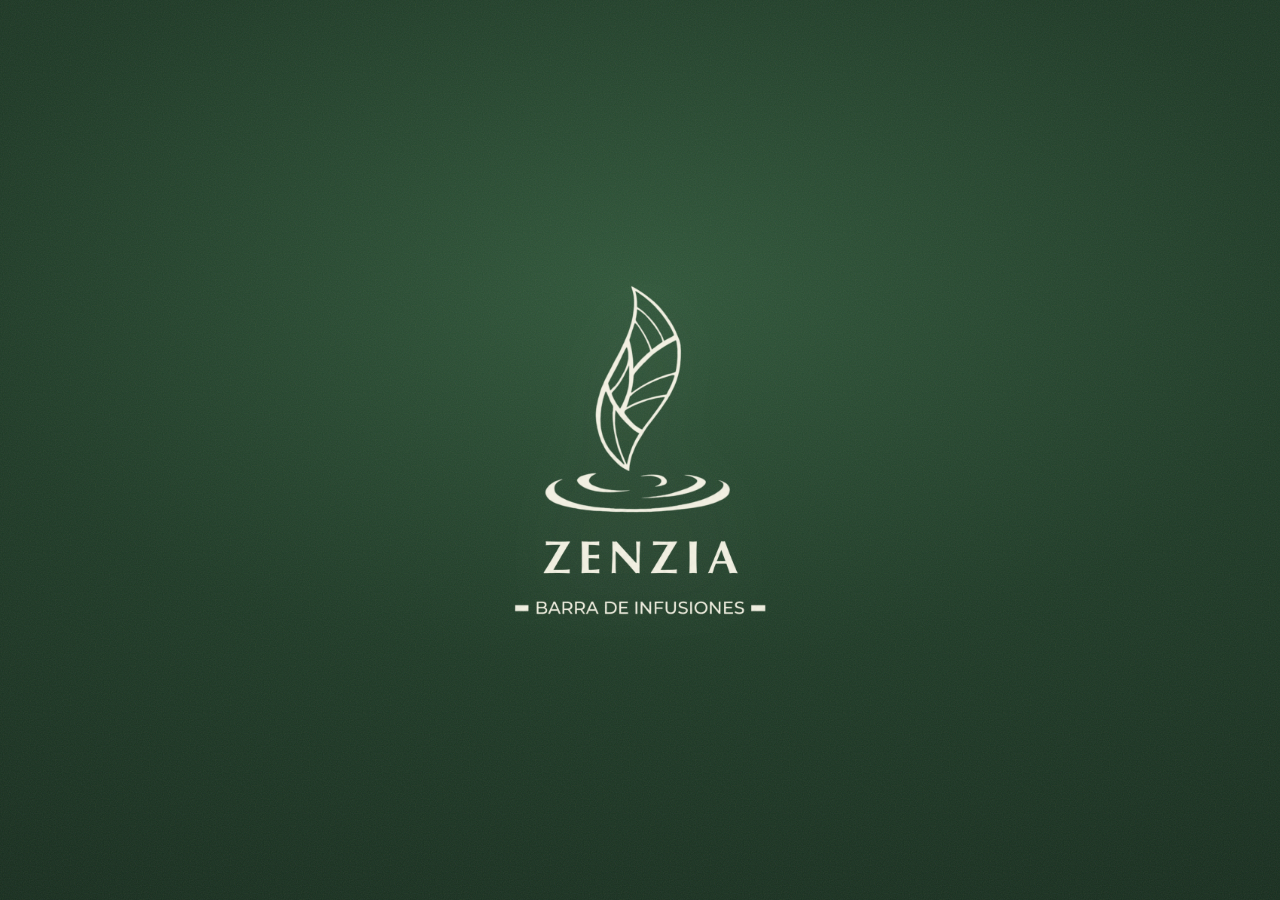
<file: index.html>
<!doctype html>
<html lang="es-MX">
<head>
  <meta charset="utf-8">
  <meta name="viewport" content="width=device-width, initial-scale=1, viewport-fit=cover">
  <title>Zenzia · Barra de infusiones</title>
  <meta name="description" content="Zenzia, barra de infusiones. Muy pronto.">
  <meta name="theme-color" content="#1e3a26">
  <link rel="icon" href="./assets/favicon.svg" type="image/svg+xml">
  <link rel="icon" href="./assets/favicon-32.png" sizes="32x32">
  <link rel="apple-touch-icon" href="./assets/apple-touch-icon.png">
  <link rel="preconnect" href="https://fonts.googleapis.com">
  <link rel="preconnect" href="https://fonts.gstatic.com" crossorigin>
  <link rel="stylesheet" href="https://fonts.googleapis.com/css2?family=Cinzel:wght@400;500&family=Jost:wght@300;400;500&display=swap">
  <link rel="stylesheet" href="./styles.css">
</head>
<body>
  <main class="stage">
    <div class="card">
      <img class="logo" src="./assets/zenzia-logo-light.png" alt="Zenzia · Barra de infusiones" width="722" height="928">
    </div>
  </main>
</body>
</html>
</file>
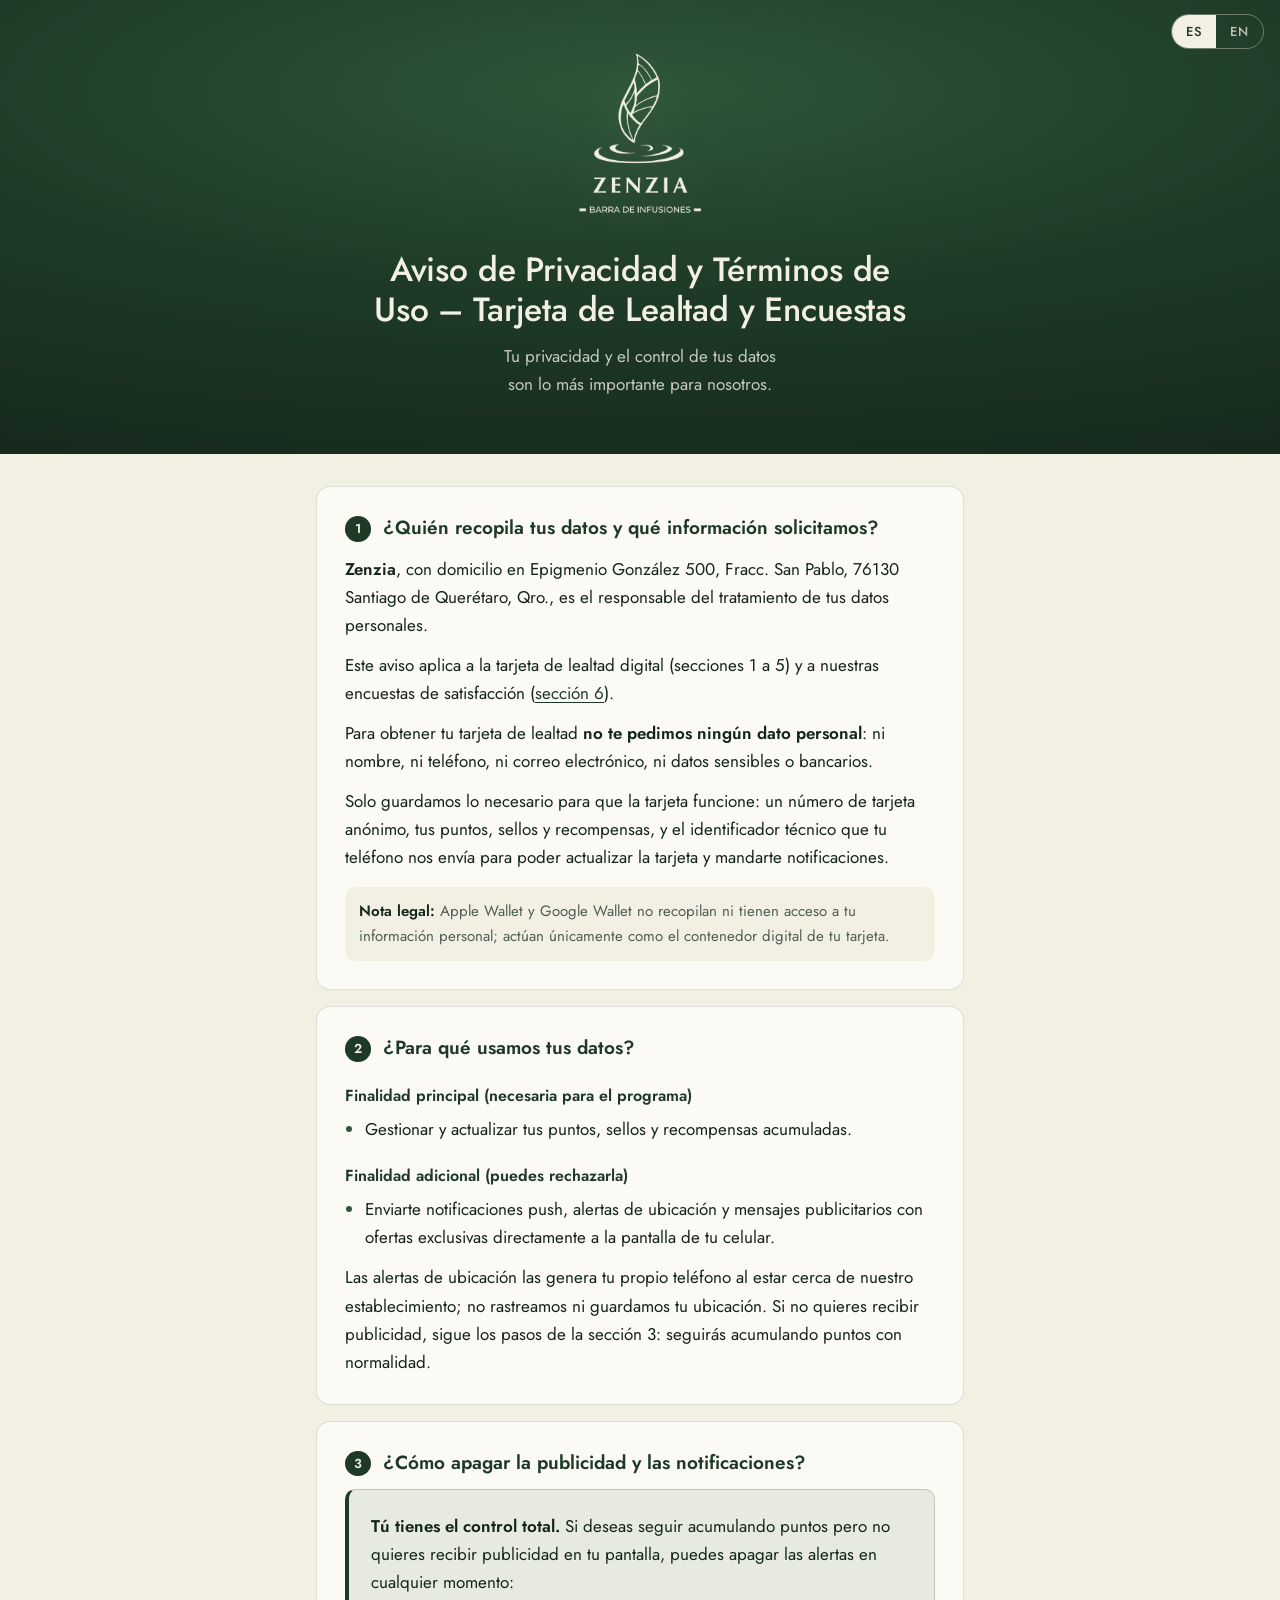
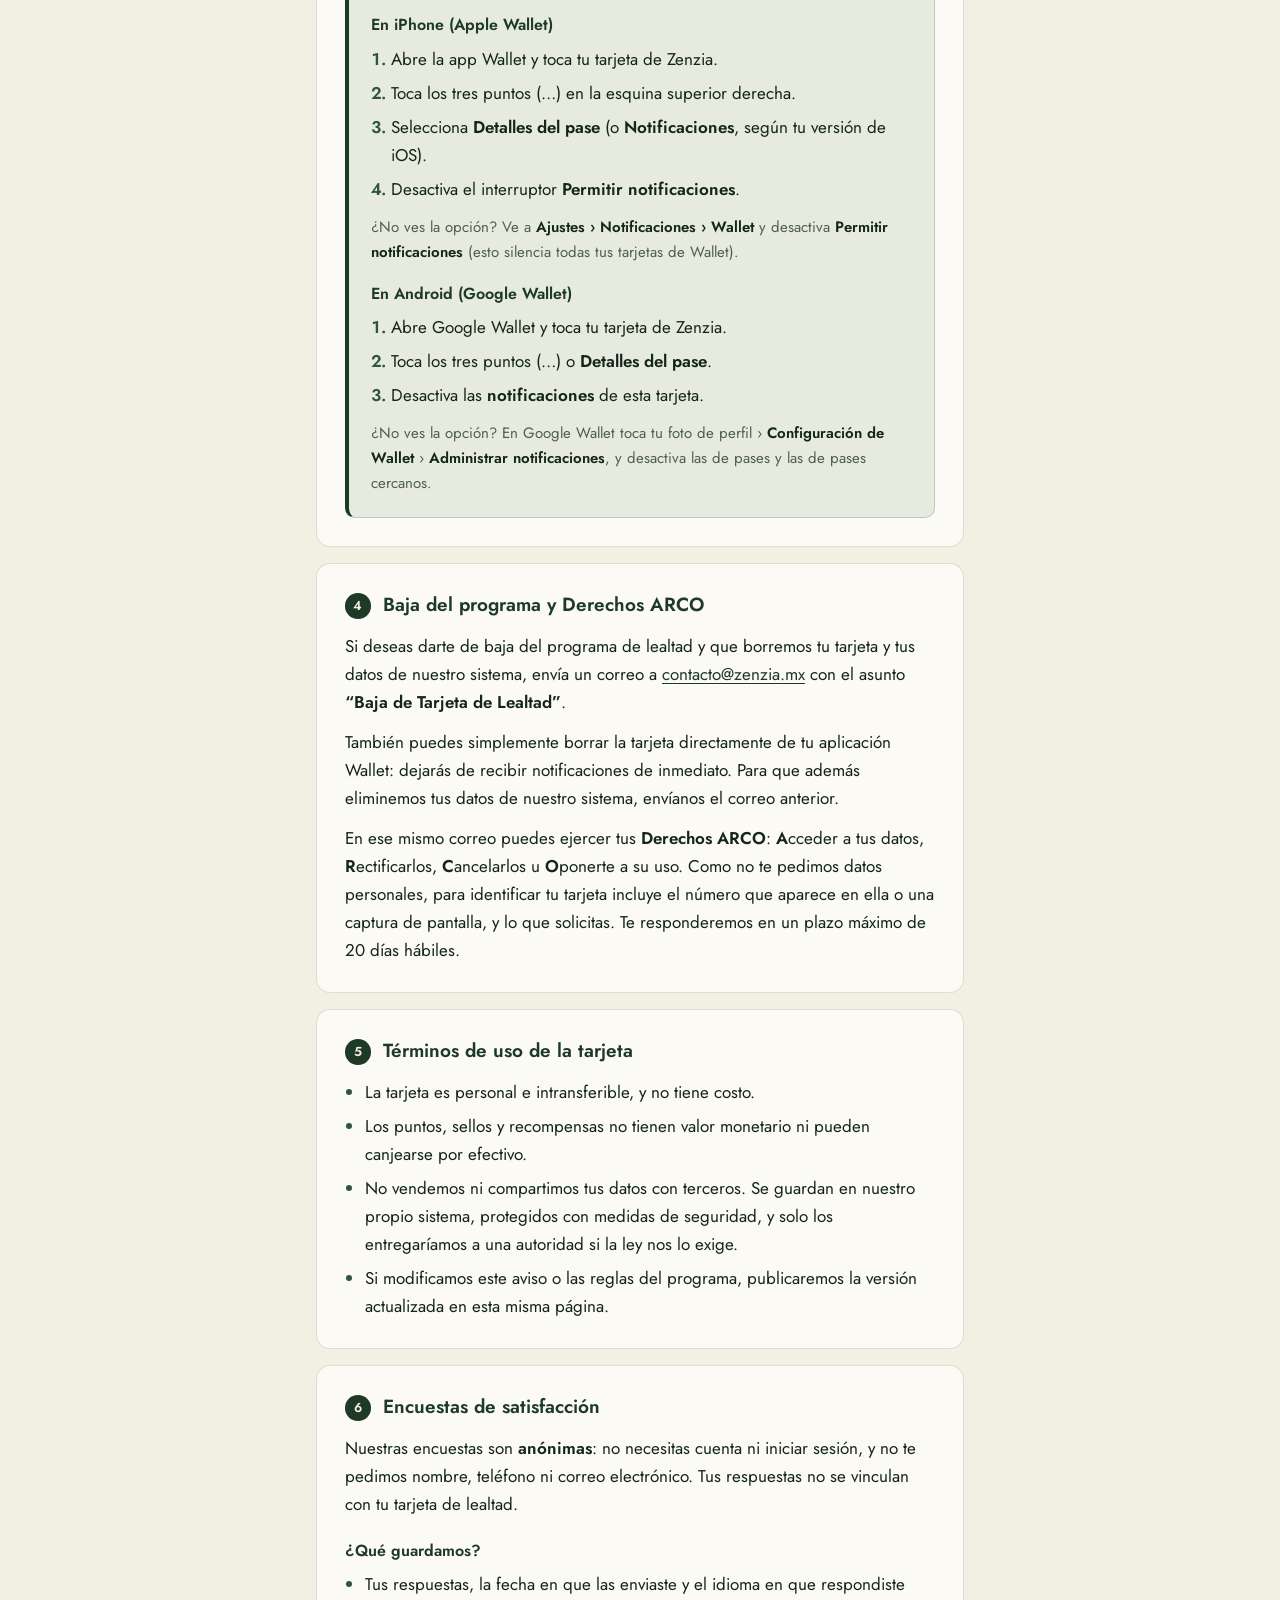
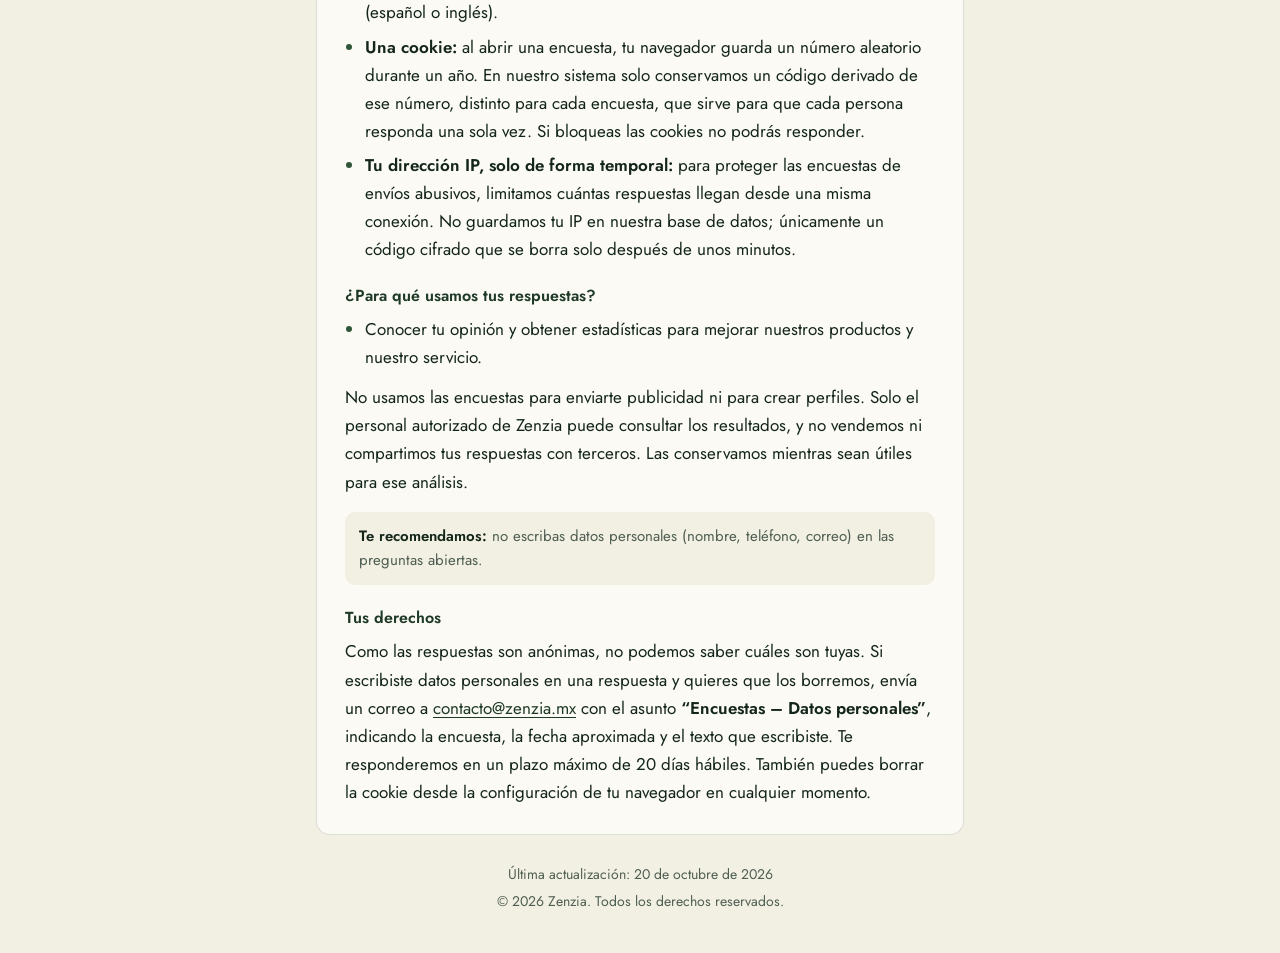
<file: privacidad/index.html>
<!doctype html>
<html lang="es-MX">
<head>
  <meta charset="utf-8">
  <meta name="viewport" content="width=device-width, initial-scale=1, viewport-fit=cover">
  <title>Aviso de Privacidad · Zenzia</title>
  <meta name="description" content="Aviso de privacidad de Zenzia: tarjeta de lealtad digital y encuestas de satisfacción.">
  <meta name="theme-color" content="#1e3a26">
  <link rel="alternate" hreflang="es" href="https://zenzia.mx/privacidad/">
  <link rel="alternate" hreflang="en" href="https://zenzia.mx/privacidad/en/">
  <link rel="icon" href="/assets/favicon.svg" type="image/svg+xml">
  <link rel="icon" href="/assets/favicon-32.png" sizes="32x32">
  <link rel="apple-touch-icon" href="/assets/apple-touch-icon.png">
  <link rel="preconnect" href="https://fonts.googleapis.com">
  <link rel="preconnect" href="https://fonts.gstatic.com" crossorigin>
  <link rel="stylesheet" href="https://fonts.googleapis.com/css2?family=Jost:wght@400;500;600&display=swap">
  <link rel="stylesheet" href="/privacidad/styles.css">
</head>
<body>
  <header class="hero">
    <nav class="lang" aria-label="Idioma">
      <a href="/privacidad/" lang="es" aria-current="page">ES</a>
      <a href="/privacidad/en/" lang="en" hreflang="en">EN</a>
    </nav>
    <a href="/"><img class="logo" src="/assets/zenzia-logo-light.png" alt="Zenzia · Barra de infusiones" width="722" height="928"></a>
    <h1>Aviso de Privacidad y Términos de Uso – Tarjeta de Lealtad y Encuestas</h1>
    <p class="lead">Tu privacidad y el control de tus datos son lo más importante para nosotros.</p>
  </header>

  <main class="page">

    <section aria-labelledby="s1">
      <h2 id="s1"><span class="n">1</span> ¿Quién recopila tus datos y qué información solicitamos?</h2>
      <p><strong>Zenzia</strong>, con domicilio en Epigmenio González 500, Fracc. San Pablo, 76130 Santiago de Querétaro, Qro., es el responsable del tratamiento de tus datos personales.</p>
      <p>Este aviso aplica a la tarjeta de lealtad digital (secciones 1 a 5) y a nuestras encuestas de satisfacción (<a href="#encuestas">sección 6</a>).</p>
      <p>Para obtener tu tarjeta de lealtad <strong>no te pedimos ningún dato personal</strong>: ni nombre, ni teléfono, ni correo electrónico, ni datos sensibles o bancarios.</p>
      <p>Solo guardamos lo necesario para que la tarjeta funcione: un número de tarjeta anónimo, tus puntos, sellos y recompensas, y el identificador técnico que tu teléfono nos envía para poder actualizar la tarjeta y mandarte notificaciones.</p>
      <p class="note"><strong>Nota legal:</strong> Apple Wallet y Google Wallet no recopilan ni tienen acceso a tu información personal; actúan únicamente como el contenedor digital de tu tarjeta.</p>
    </section>

    <section aria-labelledby="s2">
      <h2 id="s2"><span class="n">2</span> ¿Para qué usamos tus datos?</h2>
      <h3>Finalidad principal (necesaria para el programa)</h3>
      <ul>
        <li>Gestionar y actualizar tus puntos, sellos y recompensas acumuladas.</li>
      </ul>
      <h3>Finalidad adicional (puedes rechazarla)</h3>
      <ul>
        <li>Enviarte notificaciones push, alertas de ubicación y mensajes publicitarios con ofertas exclusivas directamente a la pantalla de tu celular.</li>
      </ul>
      <p>Las alertas de ubicación las genera tu propio teléfono al estar cerca de nuestro establecimiento; no rastreamos ni guardamos tu ubicación. Si no quieres recibir publicidad, sigue los pasos de la sección 3: seguirás acumulando puntos con normalidad.</p>
    </section>

    <section aria-labelledby="s3">
      <h2 id="s3"><span class="n">3</span> ¿Cómo apagar la publicidad y las notificaciones?</h2>
      <div class="callout" role="note">
        <p><strong>Tú tienes el control total.</strong> Si deseas seguir acumulando puntos pero no quieres recibir publicidad en tu pantalla, puedes apagar las alertas en cualquier momento:</p>
        <div class="platform">
          <h3>En iPhone (Apple Wallet)</h3>
          <ol>
            <li>Abre la app Wallet y toca tu tarjeta de Zenzia.</li>
            <li>Toca los tres puntos (…) en la esquina superior derecha.</li>
            <li>Selecciona <strong>Detalles del pase</strong> (o <strong>Notificaciones</strong>, según tu versión de iOS).</li>
            <li>Desactiva el interruptor <strong>Permitir notificaciones</strong>.</li>
          </ol>
          <p class="hint">¿No ves la opción? Ve a <strong>Ajustes › Notificaciones › Wallet</strong> y desactiva <strong>Permitir notificaciones</strong> (esto silencia todas tus tarjetas de Wallet).</p>
        </div>
        <div class="platform">
          <h3>En Android (Google Wallet)</h3>
          <ol>
            <li>Abre Google Wallet y toca tu tarjeta de Zenzia.</li>
            <li>Toca los tres puntos (…) o <strong>Detalles del pase</strong>.</li>
            <li>Desactiva las <strong>notificaciones</strong> de esta tarjeta.</li>
          </ol>
          <p class="hint">¿No ves la opción? En Google Wallet toca tu foto de perfil › <strong>Configuración de Wallet</strong> › <strong>Administrar notificaciones</strong>, y desactiva las de pases y las de pases cercanos.</p>
        </div>
      </div>
    </section>

    <section aria-labelledby="s4">
      <h2 id="s4"><span class="n">4</span> Baja del programa y Derechos ARCO</h2>
      <p>Si deseas darte de baja del programa de lealtad y que borremos tu tarjeta y tus datos de nuestro sistema, envía un correo a <a href="mailto:contacto@zenzia.mx?subject=Baja%20de%20Tarjeta%20de%20Lealtad">contacto@zenzia.mx</a> con el asunto <strong>“Baja de Tarjeta de Lealtad”</strong>.</p>
      <p>También puedes simplemente borrar la tarjeta directamente de tu aplicación Wallet: dejarás de recibir notificaciones de inmediato. Para que además eliminemos tus datos de nuestro sistema, envíanos el correo anterior.</p>
      <p>En ese mismo correo puedes ejercer tus <strong>Derechos ARCO</strong>: <strong>A</strong>cceder a tus datos, <strong>R</strong>ectificarlos, <strong>C</strong>ancelarlos u <strong>O</strong>ponerte a su uso. Como no te pedimos datos personales, para identificar tu tarjeta incluye el número que aparece en ella o una captura de pantalla, y lo que solicitas. Te responderemos en un plazo máximo de 20 días hábiles.</p>
    </section>

    <section aria-labelledby="s5">
      <h2 id="s5"><span class="n">5</span> Términos de uso de la tarjeta</h2>
      <ul>
        <li>La tarjeta es personal e intransferible, y no tiene costo.</li>
        <li>Los puntos, sellos y recompensas no tienen valor monetario ni pueden canjearse por efectivo.</li>
        <li>No vendemos ni compartimos tus datos con terceros. Se guardan en nuestro propio sistema, protegidos con medidas de seguridad, y solo los entregaríamos a una autoridad si la ley nos lo exige.</li>
        <li>Si modificamos este aviso o las reglas del programa, publicaremos la versión actualizada en esta misma página.</li>
      </ul>
    </section>

    <section id="encuestas" aria-labelledby="s6">
      <h2 id="s6"><span class="n">6</span> Encuestas de satisfacción</h2>
      <p>Nuestras encuestas son <strong>anónimas</strong>: no necesitas cuenta ni iniciar sesión, y no te pedimos nombre, teléfono ni correo electrónico. Tus respuestas no se vinculan con tu tarjeta de lealtad.</p>
      <h3>¿Qué guardamos?</h3>
      <ul>
        <li>Tus respuestas, la fecha en que las enviaste y el idioma en que respondiste (español o inglés).</li>
        <li><strong>Una cookie:</strong> al abrir una encuesta, tu navegador guarda un número aleatorio durante un año. En nuestro sistema solo conservamos un código derivado de ese número, distinto para cada encuesta, que sirve para que cada persona responda una sola vez. Si bloqueas las cookies no podrás responder.</li>
        <li><strong>Tu dirección IP, solo de forma temporal:</strong> para proteger las encuestas de envíos abusivos, limitamos cuántas respuestas llegan desde una misma conexión. No guardamos tu IP en nuestra base de datos; únicamente un código cifrado que se borra solo después de unos minutos.</li>
      </ul>
      <h3>¿Para qué usamos tus respuestas?</h3>
      <ul>
        <li>Conocer tu opinión y obtener estadísticas para mejorar nuestros productos y nuestro servicio.</li>
      </ul>
      <p>No usamos las encuestas para enviarte publicidad ni para crear perfiles. Solo el personal autorizado de Zenzia puede consultar los resultados, y no vendemos ni compartimos tus respuestas con terceros. Las conservamos mientras sean útiles para ese análisis.</p>
      <p class="note"><strong>Te recomendamos:</strong> no escribas datos personales (nombre, teléfono, correo) en las preguntas abiertas.</p>
      <h3>Tus derechos</h3>
      <p>Como las respuestas son anónimas, no podemos saber cuáles son tuyas. Si escribiste datos personales en una respuesta y quieres que los borremos, envía un correo a <a href="mailto:contacto@zenzia.mx?subject=Encuestas%20-%20Datos%20personales">contacto@zenzia.mx</a> con el asunto <strong>“Encuestas – Datos personales”</strong>, indicando la encuesta, la fecha aproximada y el texto que escribiste. Te responderemos en un plazo máximo de 20 días hábiles. También puedes borrar la cookie desde la configuración de tu navegador en cualquier momento.</p>
    </section>

    <footer>
      <p>Última actualización: 20 de octubre de 2026</p>
      <p>© 2026 Zenzia. Todos los derechos reservados.</p>
    </footer>
  </main>
</body>
</html>
</file>
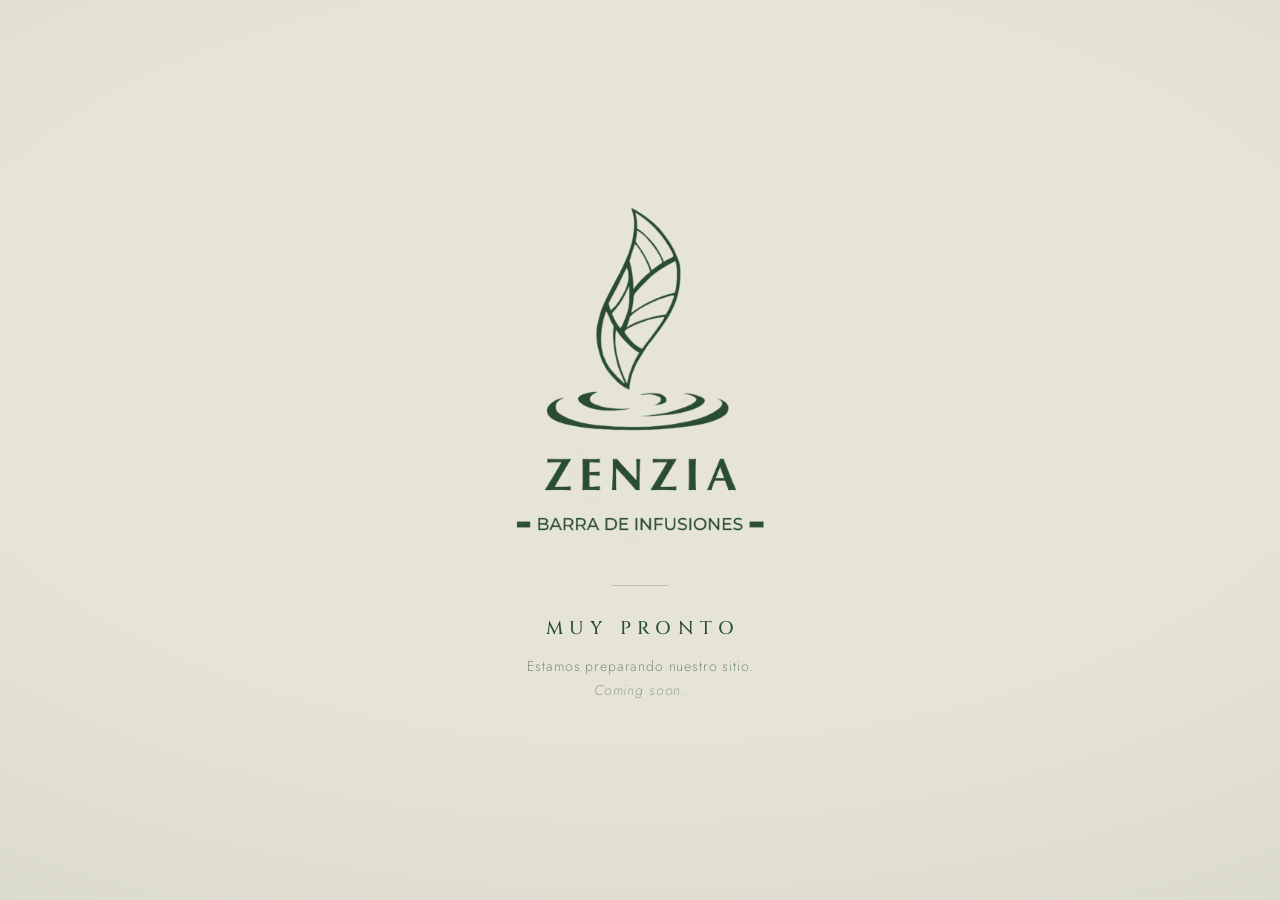
<file: options/01-serena/index.html>
<!doctype html>
<html lang="es-MX">
<head>
  <meta charset="utf-8">
  <meta name="viewport" content="width=device-width, initial-scale=1, viewport-fit=cover">
  <title>Zenzia · Barra de infusiones</title>
  <meta name="description" content="Zenzia, barra de infusiones. Muy pronto.">
  <meta name="theme-color" content="#E6E4D6">
  <link rel="icon" href="../../assets/favicon.svg" type="image/svg+xml">
  <link rel="icon" href="../../assets/favicon-32.png" sizes="32x32">
  <link rel="apple-touch-icon" href="../../assets/apple-touch-icon.png">
  <link rel="preconnect" href="https://fonts.googleapis.com">
  <link rel="preconnect" href="https://fonts.gstatic.com" crossorigin>
  <link rel="stylesheet" href="https://fonts.googleapis.com/css2?family=Cinzel:wght@400;500&family=Jost:wght@300;400;500&display=swap">
  <link rel="stylesheet" href="./styles.css">
</head>
<body>
  <main class="stage">
    <div class="card">
      <img class="logo" src="../../assets/zenzia-logo.png" alt="Zenzia · Barra de infusiones" width="722" height="928">
      <hr class="rule">
      <p class="legend">Muy pronto</p>
      <p class="sub">Estamos preparando nuestro sitio. <span>Coming soon.</span></p>
    </div>
  </main>
</body>
</html>
</file>
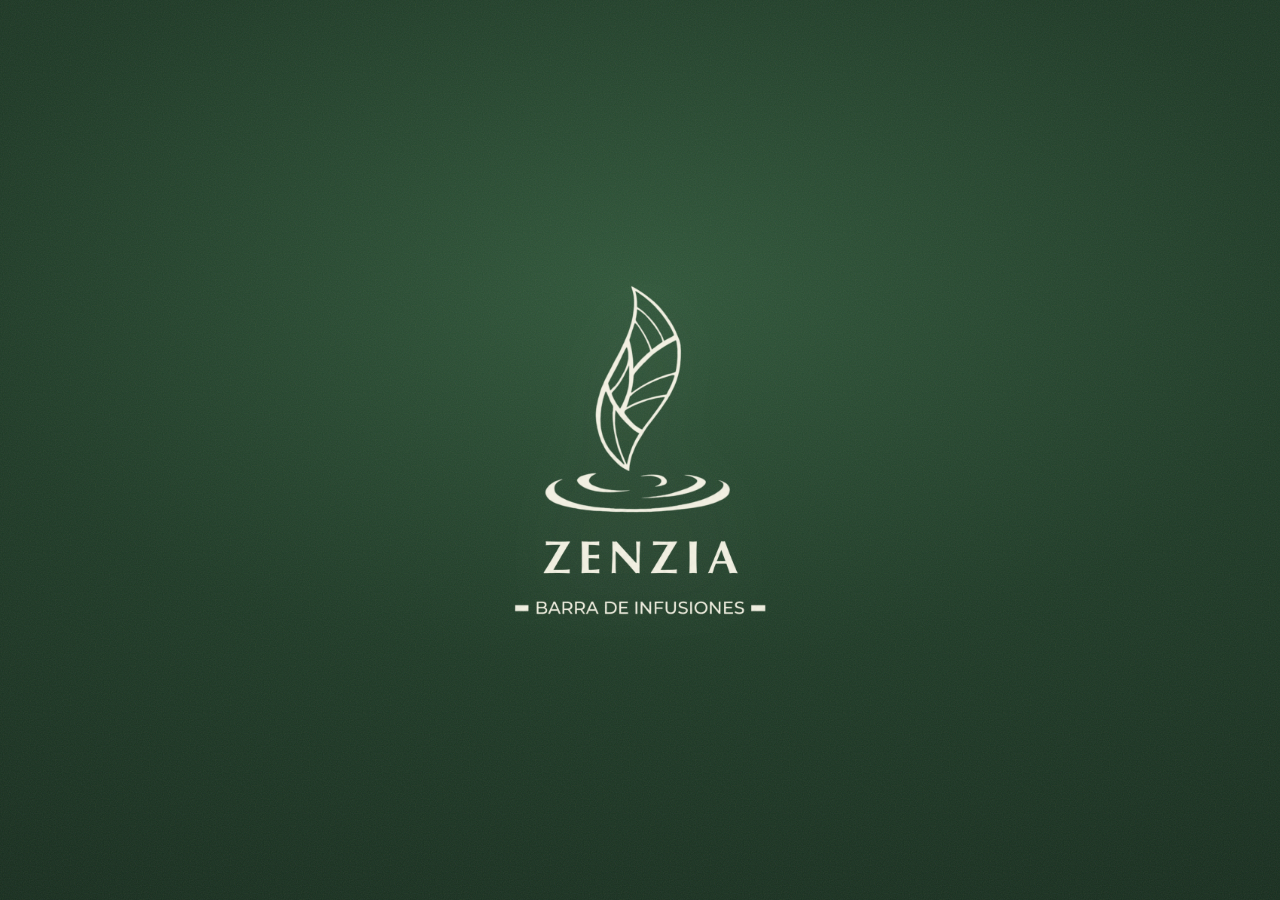
<file: options/02-nocturna/index.html>
<!doctype html>
<html lang="es-MX">
<head>
  <meta charset="utf-8">
  <meta name="viewport" content="width=device-width, initial-scale=1, viewport-fit=cover">
  <title>Zenzia · Barra de infusiones</title>
  <meta name="description" content="Zenzia, barra de infusiones. Muy pronto.">
  <meta name="theme-color" content="#1e3a26">
  <link rel="icon" href="../../assets/favicon.svg" type="image/svg+xml">
  <link rel="icon" href="../../assets/favicon-32.png" sizes="32x32">
  <link rel="apple-touch-icon" href="../../assets/apple-touch-icon.png">
  <link rel="preconnect" href="https://fonts.googleapis.com">
  <link rel="preconnect" href="https://fonts.gstatic.com" crossorigin>
  <link rel="stylesheet" href="https://fonts.googleapis.com/css2?family=Cinzel:wght@400;500&family=Jost:wght@300;400;500&display=swap">
  <link rel="stylesheet" href="./styles.css">
</head>
<body>
  <main class="stage">
    <div class="card">
      <img class="logo" src="../../assets/zenzia-logo-light.png" alt="Zenzia · Barra de infusiones" width="722" height="928">
    </div>
  </main>
</body>
</html>
</file>
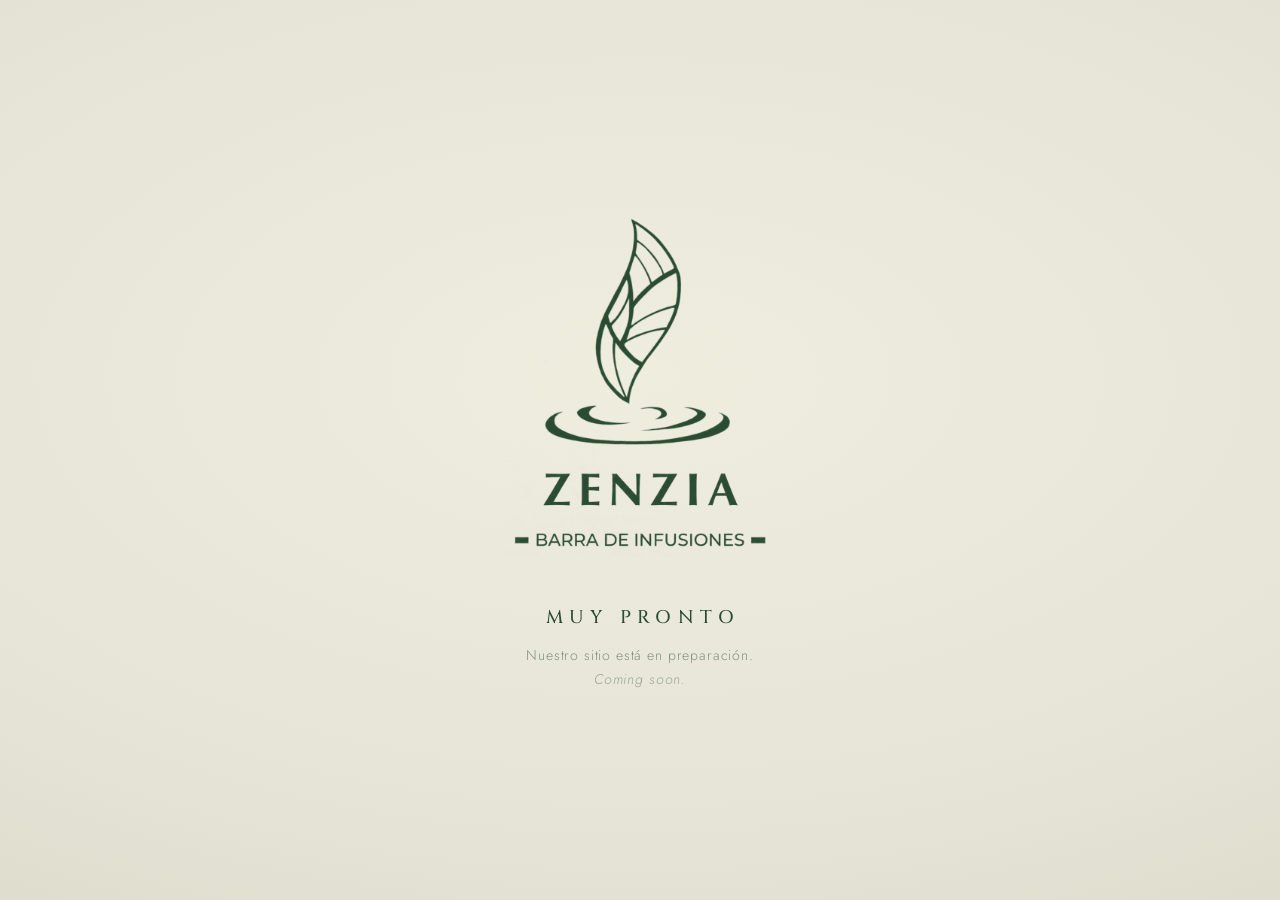
<file: options/03-ondas/index.html>
<!doctype html>
<html lang="es-MX">
<head>
  <meta charset="utf-8">
  <meta name="viewport" content="width=device-width, initial-scale=1, viewport-fit=cover">
  <title>Zenzia · Barra de infusiones</title>
  <meta name="description" content="Zenzia, barra de infusiones. Muy pronto.">
  <meta name="theme-color" content="#e6e4d6">
  <link rel="icon" href="../../assets/favicon.svg" type="image/svg+xml">
  <link rel="icon" href="../../assets/favicon-32.png" sizes="32x32">
  <link rel="apple-touch-icon" href="../../assets/apple-touch-icon.png">
  <link rel="preconnect" href="https://fonts.googleapis.com">
  <link rel="preconnect" href="https://fonts.gstatic.com" crossorigin>
  <link rel="stylesheet" href="https://fonts.googleapis.com/css2?family=Cinzel:wght@400;500&family=Jost:wght@300;400;500&display=swap">
  <link rel="stylesheet" href="./styles.css">
</head>
<body>
  <main class="stage">
    <div class="card">
      <div class="lockup">
        <div class="ripples" aria-hidden="true">
          <span class="ring"></span>
          <span class="ring"></span>
          <span class="ring"></span>
        </div>
        <img class="logo" src="../../assets/zenzia-logo.png" alt="Zenzia · Barra de infusiones" width="722" height="928">
      </div>
      <p class="legend">Muy pronto</p>
      <p class="sub">Nuestro sitio está en preparación. <span>Coming soon.</span></p>
    </div>
  </main>
</body>
</html>
</file>
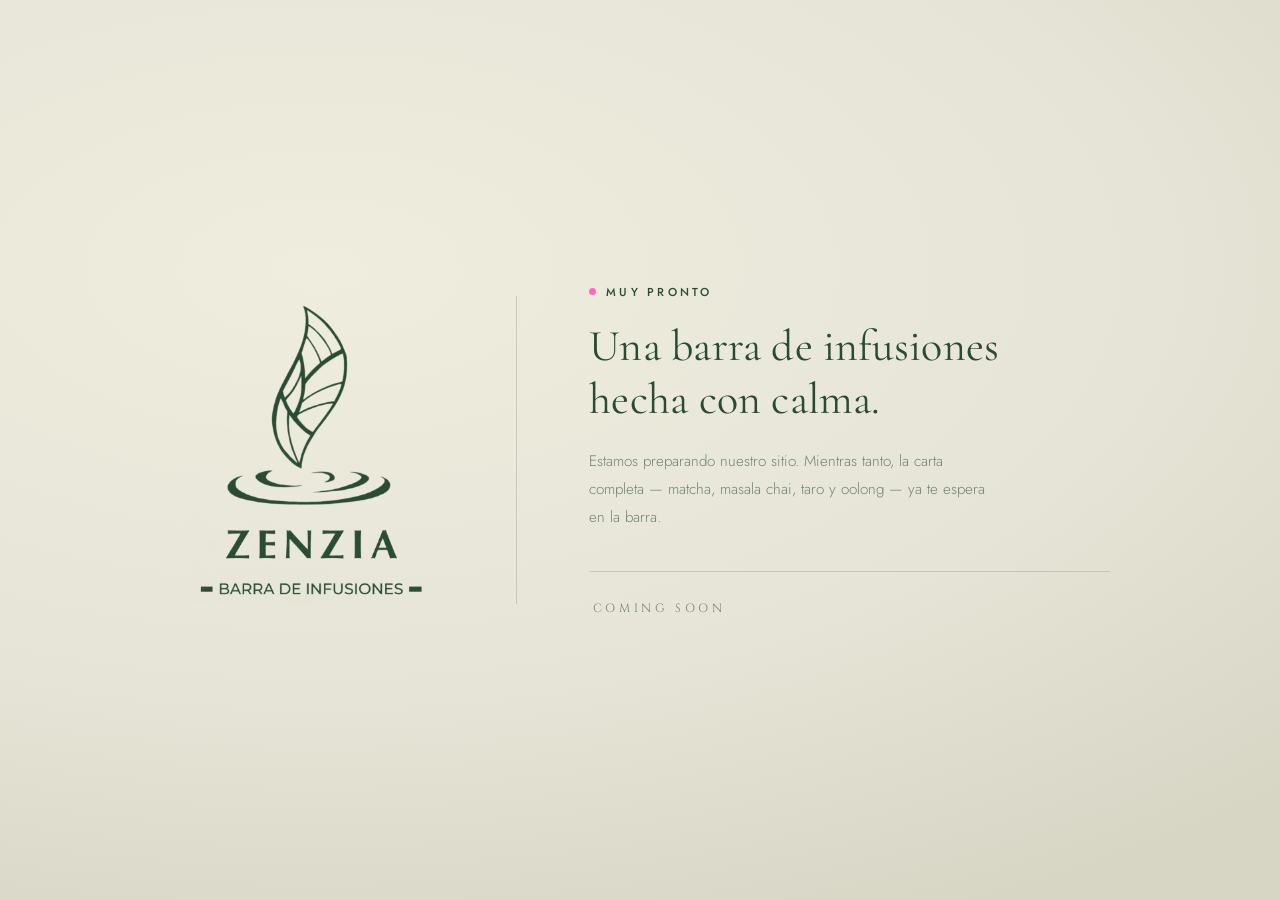
<file: options/04-editorial/index.html>
<!doctype html>
<html lang="es-MX">
<head>
  <meta charset="utf-8">
  <meta name="viewport" content="width=device-width, initial-scale=1, viewport-fit=cover">
  <title>Zenzia · Barra de infusiones</title>
  <meta name="description" content="Zenzia, barra de infusiones. Muy pronto.">
  <meta name="theme-color" content="#e6e4d6">
  <link rel="icon" href="../../assets/favicon.svg" type="image/svg+xml">
  <link rel="icon" href="../../assets/favicon-32.png" sizes="32x32">
  <link rel="apple-touch-icon" href="../../assets/apple-touch-icon.png">
  <link rel="preconnect" href="https://fonts.googleapis.com">
  <link rel="preconnect" href="https://fonts.gstatic.com" crossorigin>
  <link rel="stylesheet" href="https://fonts.googleapis.com/css2?family=Cinzel:wght@400;500&family=Cormorant+Garamond:ital,wght@0,300;0,400;1,300&family=Jost:wght@300;400;500&display=swap">
  <link rel="stylesheet" href="./styles.css">
</head>
<body>
  <main class="stage">
    <div class="split">
      <div class="brand">
        <img class="logo" src="../../assets/zenzia-logo.png" alt="Zenzia · Barra de infusiones" width="722" height="928">
      </div>

      <div class="copy">
        <p class="eyebrow"><span class="dot"></span> Muy pronto</p>
        <h1>Una barra de infusiones<br>hecha con calma.</h1>
        <p class="lede">
          Estamos preparando nuestro sitio. Mientras tanto, la carta completa
          — matcha, masala chai, taro y oolong — ya te espera en la barra.
        </p>

        <!-- Optional: uncomment and fill in when the details are confirmed.
        <ul class="meta">
          <li>Instagram <a href="https://instagram.com/USUARIO">@USUARIO</a></li>
          <li>Contacto <a href="mailto:CORREO">CORREO</a></li>
        </ul>
        -->

        <p class="foot">Coming soon</p>
      </div>
    </div>
  </main>
</body>
</html>
</file>
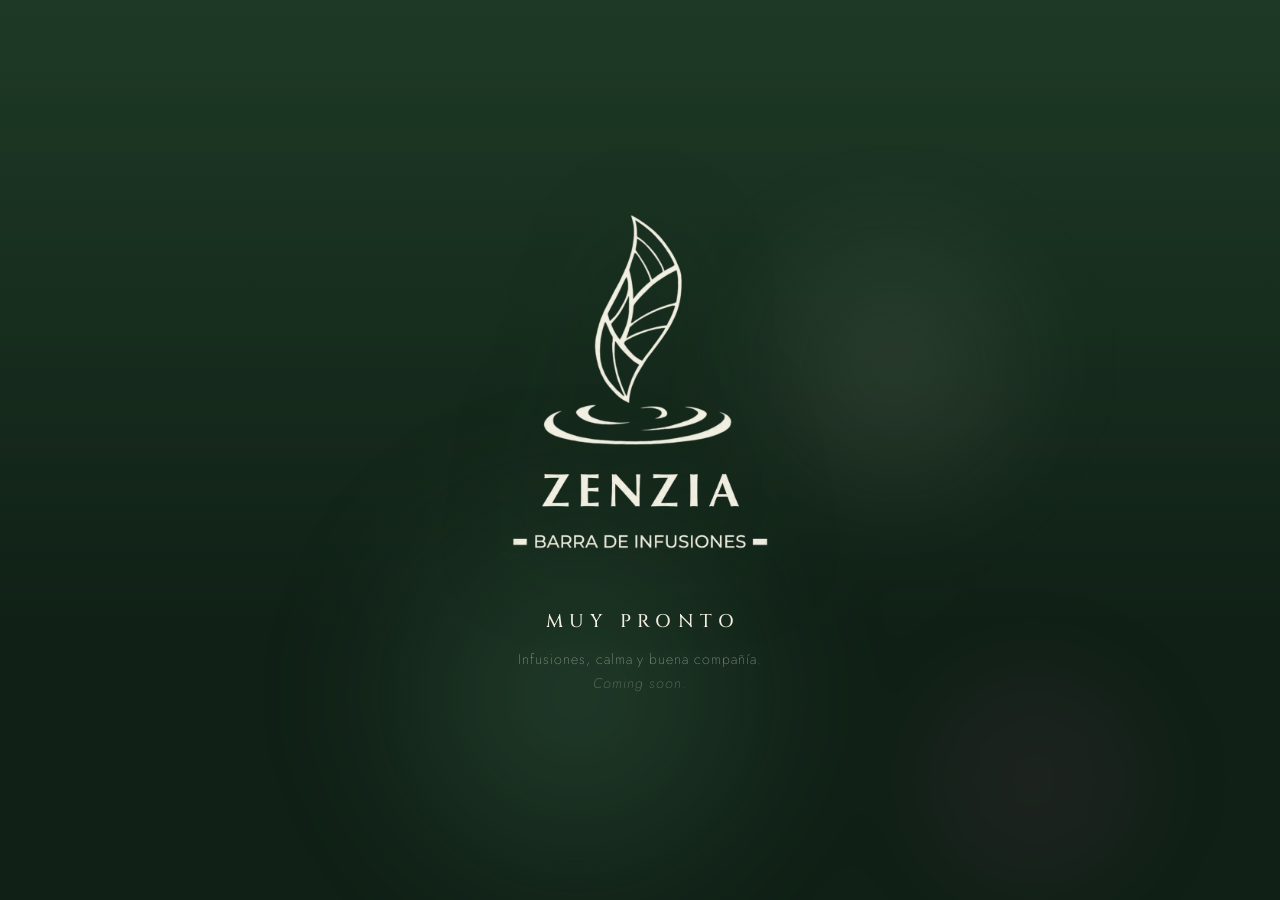
<file: options/05-vapor/index.html>
<!doctype html>
<html lang="es-MX">
<head>
  <meta charset="utf-8">
  <meta name="viewport" content="width=device-width, initial-scale=1, viewport-fit=cover">
  <title>Zenzia · Barra de infusiones</title>
  <meta name="description" content="Zenzia, barra de infusiones. Muy pronto.">
  <meta name="theme-color" content="#102016">
  <link rel="icon" href="../../assets/favicon.svg" type="image/svg+xml">
  <link rel="icon" href="../../assets/favicon-32.png" sizes="32x32">
  <link rel="apple-touch-icon" href="../../assets/apple-touch-icon.png">
  <link rel="preconnect" href="https://fonts.googleapis.com">
  <link rel="preconnect" href="https://fonts.gstatic.com" crossorigin>
  <link rel="stylesheet" href="https://fonts.googleapis.com/css2?family=Cinzel:wght@400;500&family=Jost:wght@200;300;400&display=swap">
  <link rel="stylesheet" href="./styles.css">
</head>
<body>
  <main class="stage">
    <div class="steam" aria-hidden="true">
      <span class="wisp wisp--a"></span>
      <span class="wisp wisp--b"></span>
      <span class="wisp wisp--c"></span>
    </div>

    <div class="card">
      <img class="logo" src="../../assets/zenzia-logo-light.png" alt="Zenzia · Barra de infusiones" width="722" height="928">
      <p class="legend">Muy pronto</p>
      <p class="sub">Infusiones, calma y buena compañía. <span>Coming soon.</span></p>
    </div>
  </main>
</body>
</html>
</file>
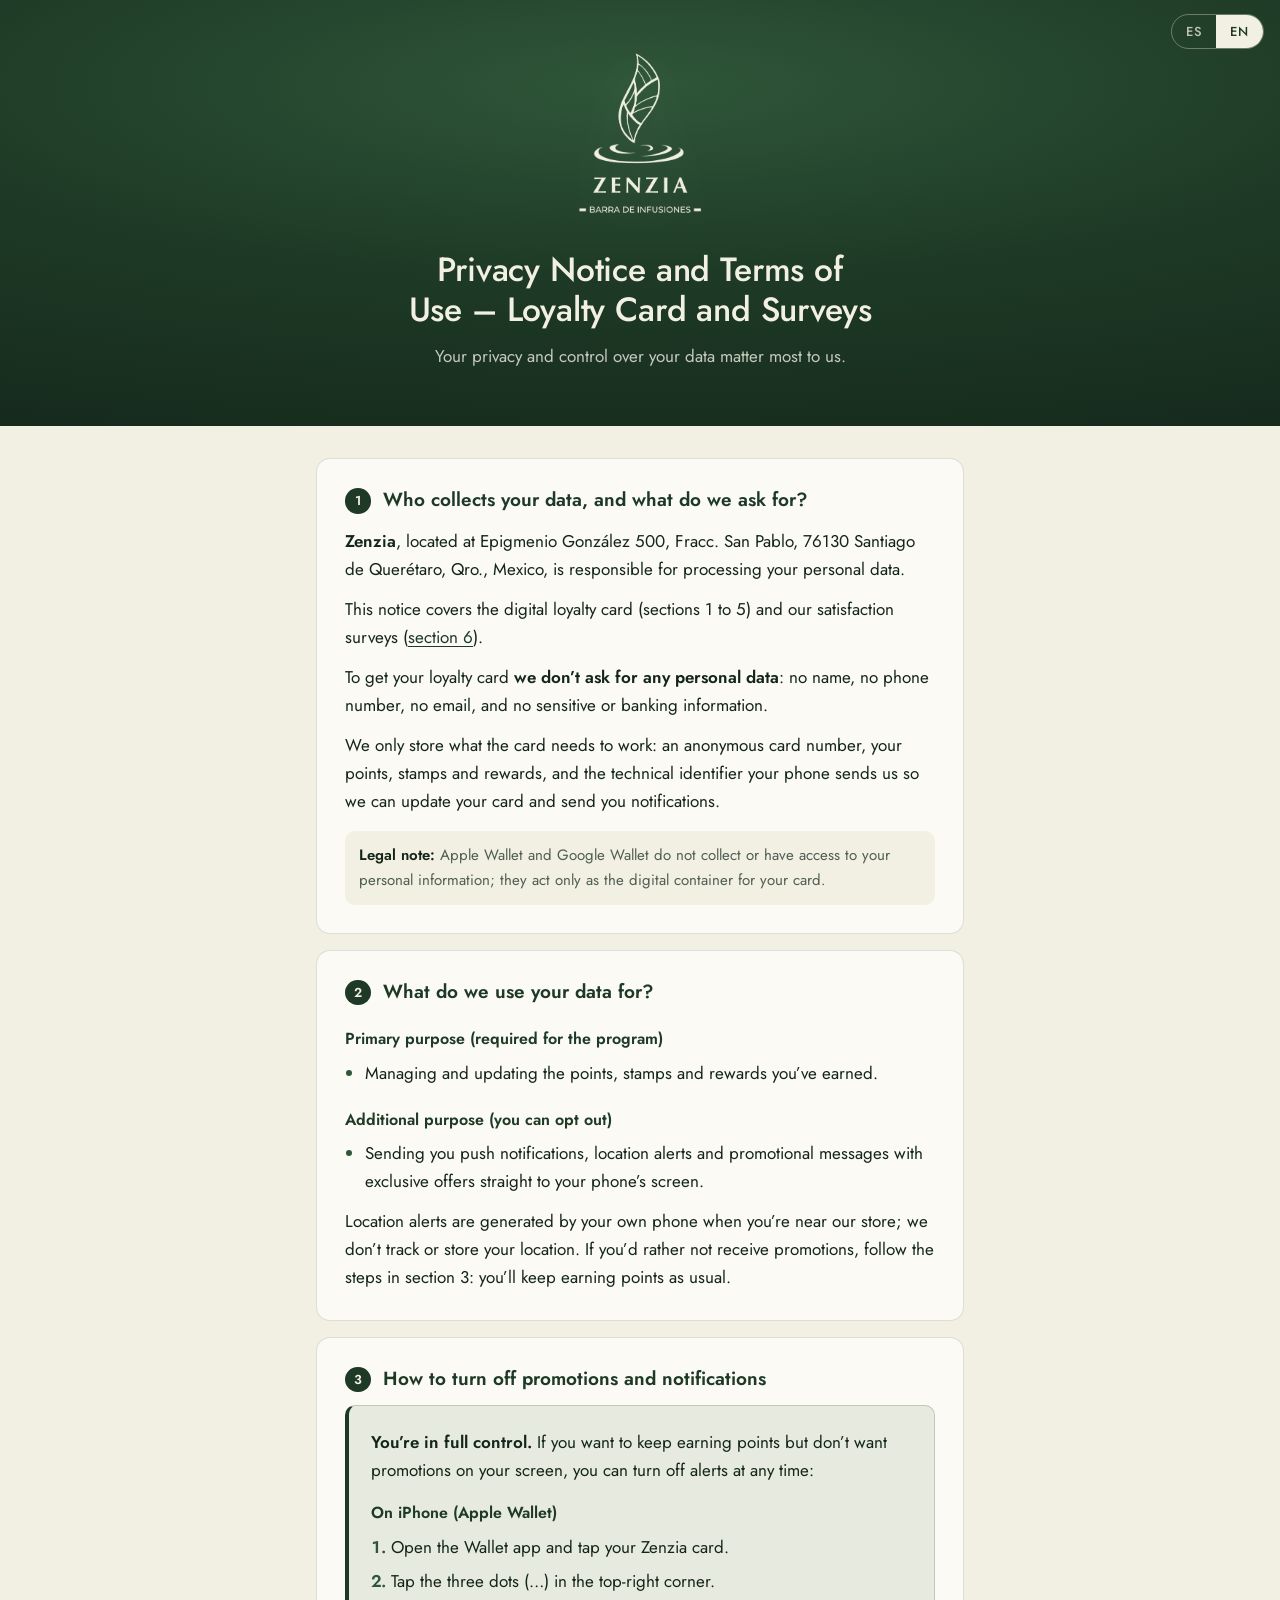
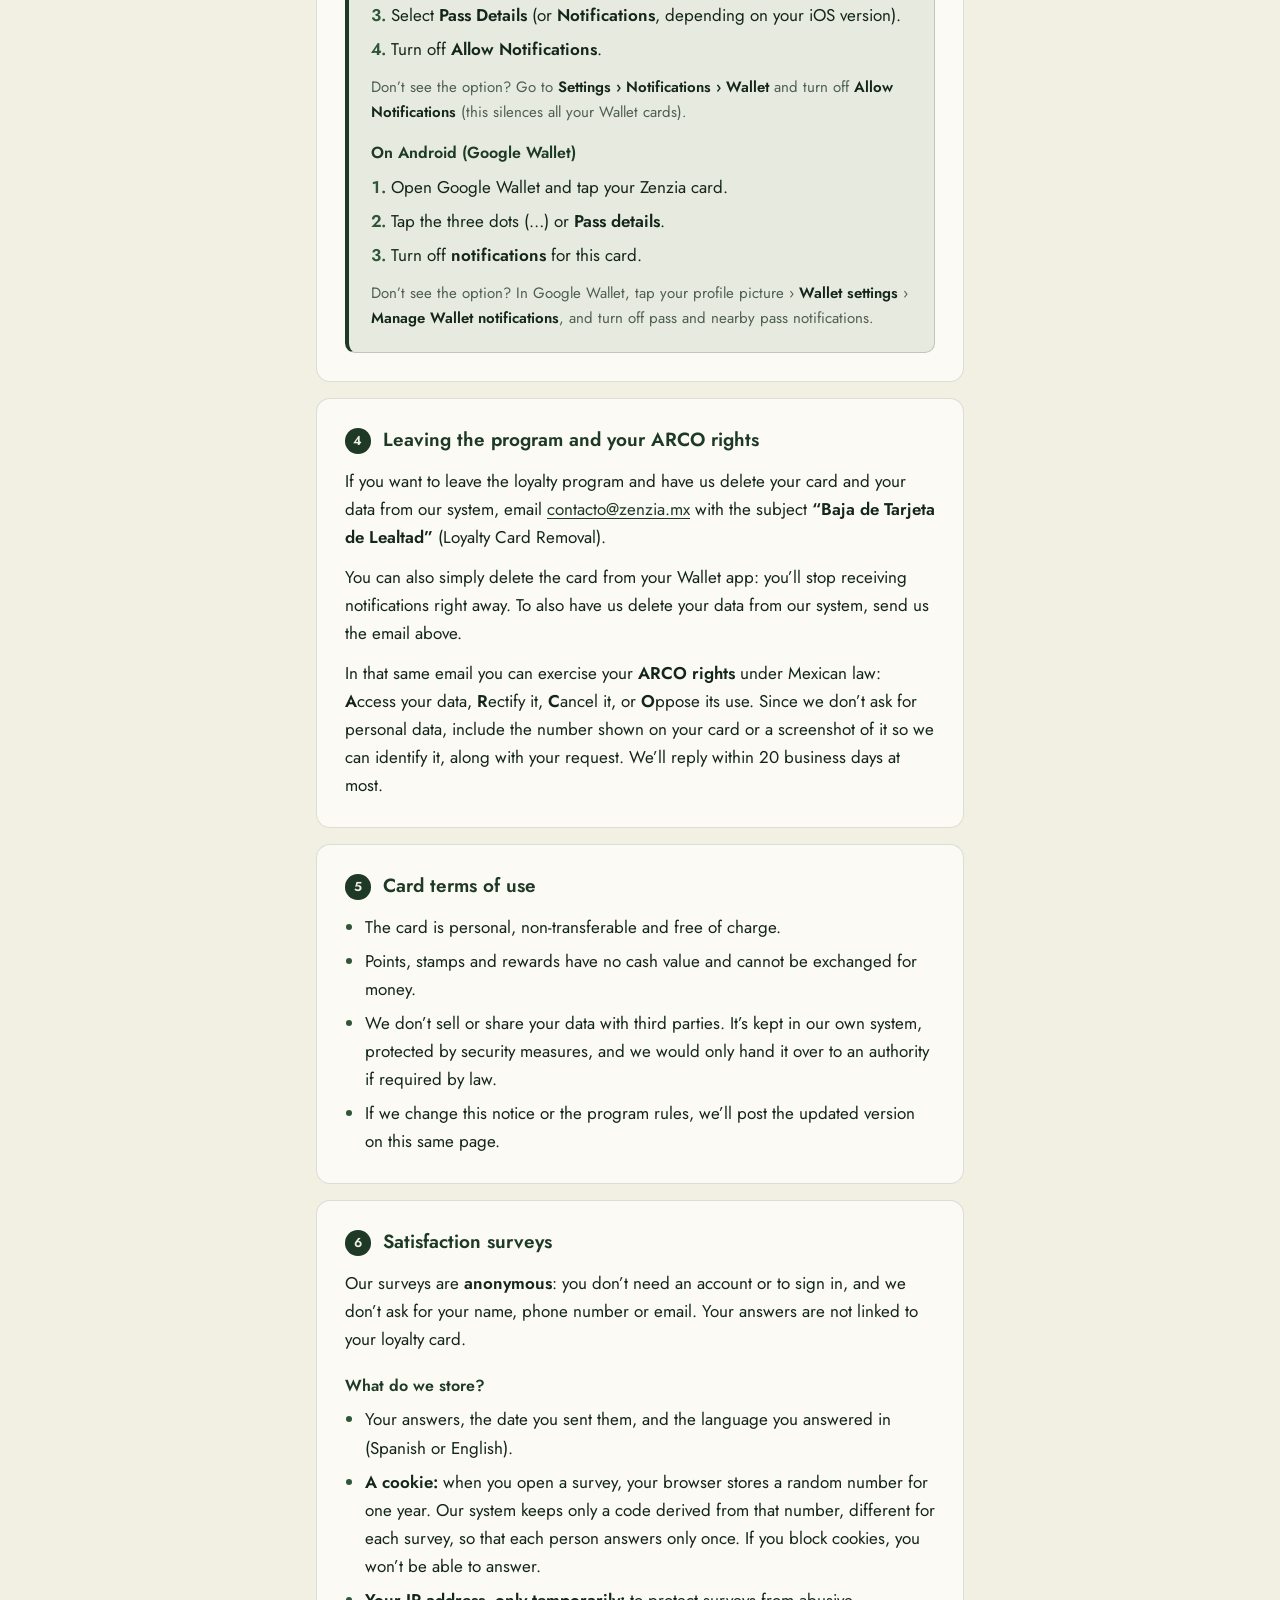
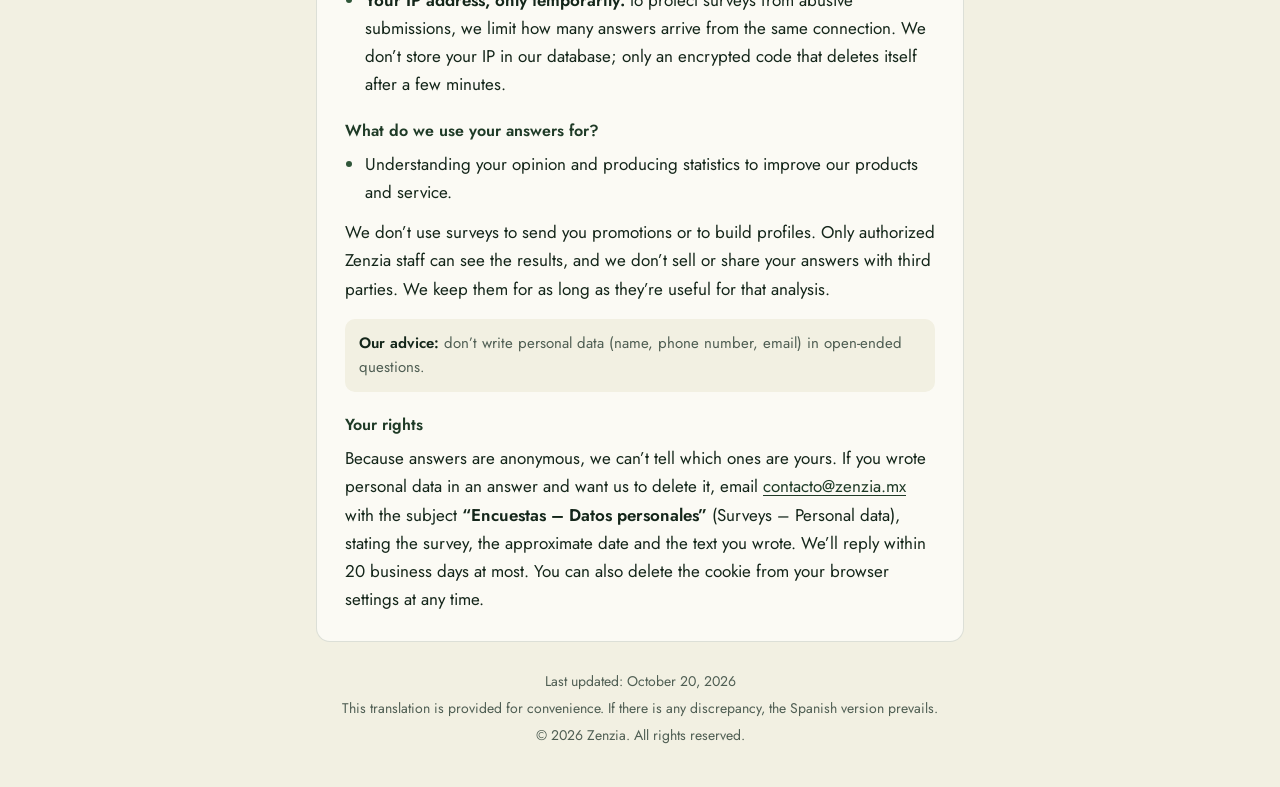
<file: privacidad/en/index.html>
<!doctype html>
<html lang="en">
<head>
  <meta charset="utf-8">
  <meta name="viewport" content="width=device-width, initial-scale=1, viewport-fit=cover">
  <title>Privacy Notice · Zenzia</title>
  <meta name="description" content="Zenzia privacy notice: digital loyalty card and satisfaction surveys.">
  <meta name="theme-color" content="#1e3a26">
  <link rel="alternate" hreflang="es" href="https://zenzia.mx/privacidad/">
  <link rel="alternate" hreflang="en" href="https://zenzia.mx/privacidad/en/">
  <link rel="icon" href="/assets/favicon.svg" type="image/svg+xml">
  <link rel="icon" href="/assets/favicon-32.png" sizes="32x32">
  <link rel="apple-touch-icon" href="/assets/apple-touch-icon.png">
  <link rel="preconnect" href="https://fonts.googleapis.com">
  <link rel="preconnect" href="https://fonts.gstatic.com" crossorigin>
  <link rel="stylesheet" href="https://fonts.googleapis.com/css2?family=Jost:wght@400;500;600&display=swap">
  <link rel="stylesheet" href="/privacidad/styles.css">
</head>
<body>
  <header class="hero">
    <nav class="lang" aria-label="Language">
      <a href="/privacidad/" lang="es" hreflang="es">ES</a>
      <a href="/privacidad/en/" lang="en" aria-current="page">EN</a>
    </nav>
    <a href="/"><img class="logo" src="/assets/zenzia-logo-light.png" alt="Zenzia · Barra de infusiones" width="722" height="928"></a>
    <h1>Privacy Notice and Terms of Use – Loyalty Card and Surveys</h1>
    <p class="lead">Your privacy and control over your data matter most to us.</p>
  </header>

  <main class="page">

    <section aria-labelledby="s1">
      <h2 id="s1"><span class="n">1</span> Who collects your data, and what do we ask for?</h2>
      <p><strong>Zenzia</strong>, located at Epigmenio González 500, Fracc. San Pablo, 76130 Santiago de Querétaro, Qro., Mexico, is responsible for processing your personal data.</p>
      <p>This notice covers the digital loyalty card (sections 1 to 5) and our satisfaction surveys (<a href="#encuestas">section 6</a>).</p>
      <p>To get your loyalty card <strong>we don’t ask for any personal data</strong>: no name, no phone number, no email, and no sensitive or banking information.</p>
      <p>We only store what the card needs to work: an anonymous card number, your points, stamps and rewards, and the technical identifier your phone sends us so we can update your card and send you notifications.</p>
      <p class="note"><strong>Legal note:</strong> Apple Wallet and Google Wallet do not collect or have access to your personal information; they act only as the digital container for your card.</p>
    </section>

    <section aria-labelledby="s2">
      <h2 id="s2"><span class="n">2</span> What do we use your data for?</h2>
      <h3>Primary purpose (required for the program)</h3>
      <ul>
        <li>Managing and updating the points, stamps and rewards you’ve earned.</li>
      </ul>
      <h3>Additional purpose (you can opt out)</h3>
      <ul>
        <li>Sending you push notifications, location alerts and promotional messages with exclusive offers straight to your phone’s screen.</li>
      </ul>
      <p>Location alerts are generated by your own phone when you’re near our store; we don’t track or store your location. If you’d rather not receive promotions, follow the steps in section 3: you’ll keep earning points as usual.</p>
    </section>

    <section aria-labelledby="s3">
      <h2 id="s3"><span class="n">3</span> How to turn off promotions and notifications</h2>
      <div class="callout" role="note">
        <p><strong>You’re in full control.</strong> If you want to keep earning points but don’t want promotions on your screen, you can turn off alerts at any time:</p>
        <div class="platform">
          <h3>On iPhone (Apple Wallet)</h3>
          <ol>
            <li>Open the Wallet app and tap your Zenzia card.</li>
            <li>Tap the three dots (…) in the top-right corner.</li>
            <li>Select <strong>Pass Details</strong> (or <strong>Notifications</strong>, depending on your iOS version).</li>
            <li>Turn off <strong>Allow Notifications</strong>.</li>
          </ol>
          <p class="hint">Don’t see the option? Go to <strong>Settings › Notifications › Wallet</strong> and turn off <strong>Allow Notifications</strong> (this silences all your Wallet cards).</p>
        </div>
        <div class="platform">
          <h3>On Android (Google Wallet)</h3>
          <ol>
            <li>Open Google Wallet and tap your Zenzia card.</li>
            <li>Tap the three dots (…) or <strong>Pass details</strong>.</li>
            <li>Turn off <strong>notifications</strong> for this card.</li>
          </ol>
          <p class="hint">Don’t see the option? In Google Wallet, tap your profile picture › <strong>Wallet settings</strong> › <strong>Manage Wallet notifications</strong>, and turn off pass and nearby pass notifications.</p>
        </div>
      </div>
    </section>

    <section aria-labelledby="s4">
      <h2 id="s4"><span class="n">4</span> Leaving the program and your ARCO rights</h2>
      <p>If you want to leave the loyalty program and have us delete your card and your data from our system, email <a href="mailto:contacto@zenzia.mx?subject=Baja%20de%20Tarjeta%20de%20Lealtad">contacto@zenzia.mx</a> with the subject <strong>“Baja de Tarjeta de Lealtad”</strong> (Loyalty Card Removal).</p>
      <p>You can also simply delete the card from your Wallet app: you’ll stop receiving notifications right away. To also have us delete your data from our system, send us the email above.</p>
      <p>In that same email you can exercise your <strong>ARCO rights</strong> under Mexican law: <strong>A</strong>ccess your data, <strong>R</strong>ectify it, <strong>C</strong>ancel it, or <strong>O</strong>ppose its use. Since we don’t ask for personal data, include the number shown on your card or a screenshot of it so we can identify it, along with your request. We’ll reply within 20 business days at most.</p>
    </section>

    <section aria-labelledby="s5">
      <h2 id="s5"><span class="n">5</span> Card terms of use</h2>
      <ul>
        <li>The card is personal, non-transferable and free of charge.</li>
        <li>Points, stamps and rewards have no cash value and cannot be exchanged for money.</li>
        <li>We don’t sell or share your data with third parties. It’s kept in our own system, protected by security measures, and we would only hand it over to an authority if required by law.</li>
        <li>If we change this notice or the program rules, we’ll post the updated version on this same page.</li>
      </ul>
    </section>

    <section id="encuestas" aria-labelledby="s6">
      <h2 id="s6"><span class="n">6</span> Satisfaction surveys</h2>
      <p>Our surveys are <strong>anonymous</strong>: you don’t need an account or to sign in, and we don’t ask for your name, phone number or email. Your answers are not linked to your loyalty card.</p>
      <h3>What do we store?</h3>
      <ul>
        <li>Your answers, the date you sent them, and the language you answered in (Spanish or English).</li>
        <li><strong>A cookie:</strong> when you open a survey, your browser stores a random number for one year. Our system keeps only a code derived from that number, different for each survey, so that each person answers only once. If you block cookies, you won’t be able to answer.</li>
        <li><strong>Your IP address, only temporarily:</strong> to protect surveys from abusive submissions, we limit how many answers arrive from the same connection. We don’t store your IP in our database; only an encrypted code that deletes itself after a few minutes.</li>
      </ul>
      <h3>What do we use your answers for?</h3>
      <ul>
        <li>Understanding your opinion and producing statistics to improve our products and service.</li>
      </ul>
      <p>We don’t use surveys to send you promotions or to build profiles. Only authorized Zenzia staff can see the results, and we don’t sell or share your answers with third parties. We keep them for as long as they’re useful for that analysis.</p>
      <p class="note"><strong>Our advice:</strong> don’t write personal data (name, phone number, email) in open-ended questions.</p>
      <h3>Your rights</h3>
      <p>Because answers are anonymous, we can’t tell which ones are yours. If you wrote personal data in an answer and want us to delete it, email <a href="mailto:contacto@zenzia.mx?subject=Encuestas%20-%20Datos%20personales">contacto@zenzia.mx</a> with the subject <strong>“Encuestas – Datos personales”</strong> (Surveys – Personal data), stating the survey, the approximate date and the text you wrote. We’ll reply within 20 business days at most. You can also delete the cookie from your browser settings at any time.</p>
    </section>

    <footer>
      <p>Last updated: October 20, 2026</p>
      <p>This translation is provided for convenience. If there is any discrepancy, the Spanish version prevails.</p>
      <p>© 2026 Zenzia. All rights reserved.</p>
    </footer>
  </main>
</body>
</html>
</file>
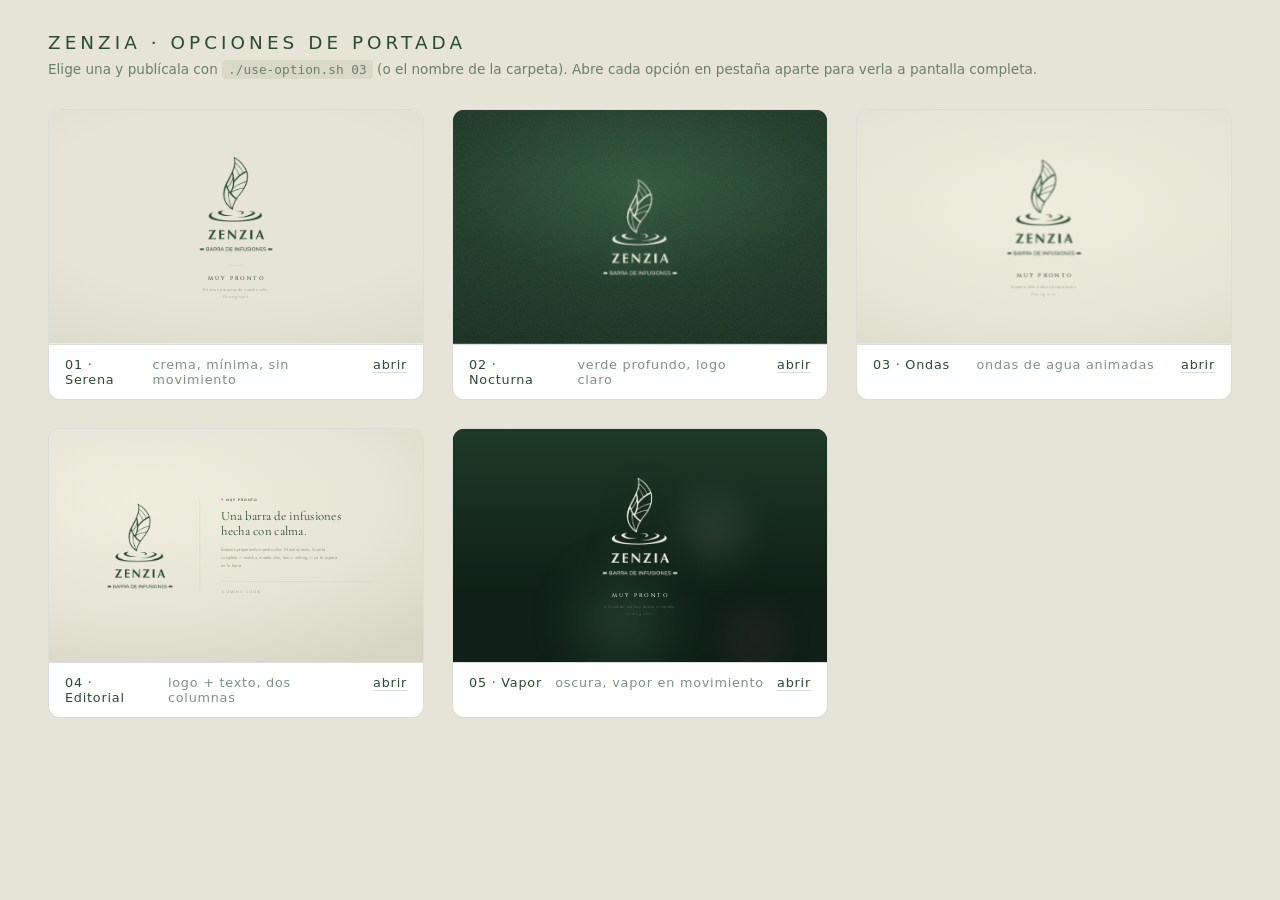
<file: preview.html>
<!doctype html>
<html lang="es-MX">
<head>
  <meta charset="utf-8">
  <meta name="viewport" content="width=device-width, initial-scale=1">
  <title>Zenzia · Opciones de portada</title>
  <meta name="robots" content="noindex">
  <link rel="icon" href="./assets/favicon.svg" type="image/svg+xml">
  <style>
    :root {
      --cream: #e6e4d6;
      --green: #294b32;
      --hair: rgba(41, 75, 50, 0.18);
    }
    * { box-sizing: border-box; }
    body {
      margin: 0;
      padding: 32px clamp(16px, 4vw, 48px) 64px;
      background: var(--cream);
      color: var(--green);
      font-family: "Jost", "Avenir Next", "Segoe UI", system-ui, sans-serif;
    }
    header { max-width: 1400px; margin: 0 auto 28px; }
    h1 {
      margin: 0 0 6px;
      font-size: 1.15rem;
      font-weight: 500;
      letter-spacing: 0.22em;
      text-transform: uppercase;
    }
    header p { margin: 0; font-size: 0.85rem; opacity: 0.65; line-height: 1.6; }
    header code {
      padding: 2px 6px;
      border-radius: 4px;
      background: rgba(41, 75, 50, 0.1);
      font-size: 0.8rem;
    }
    .grid {
      display: grid;
      gap: 28px;
      grid-template-columns: repeat(auto-fit, minmax(340px, 1fr));
      max-width: 1400px;
      margin: 0 auto;
    }
    figure {
      margin: 0;
      overflow: hidden;
      border: 1px solid var(--hair);
      border-radius: 12px;
      background: #fff;
    }
    /* Each thumbnail renders the page at a real 1280x800 desktop viewport,
       then scales it down to the card width (see the fit() script below). */
    .frame { position: relative; aspect-ratio: 1280 / 800; overflow: hidden; }
    iframe {
      position: absolute;
      top: 0;
      left: 0;
      width: 1280px;
      height: 800px;
      border: 0;
      display: block;
      transform-origin: top left;
    }
    figcaption {
      display: flex;
      align-items: baseline;
      justify-content: space-between;
      gap: 12px;
      padding: 12px 16px;
      border-top: 1px solid var(--hair);
      font-size: 0.8rem;
      letter-spacing: 0.06em;
    }
    figcaption b { font-weight: 500; }
    figcaption span { opacity: 0.6; }
    figcaption a { color: inherit; text-decoration: none; border-bottom: 1px solid var(--hair); }
  </style>
</head>
<body>
  <header>
    <h1>Zenzia · opciones de portada</h1>
    <p>
      Elige una y publícala con <code>./use-option.sh 03</code> (o el nombre de la carpeta).
      Abre cada opción en pestaña aparte para verla a pantalla completa.
    </p>
  </header>

  <div class="grid">
    <figure>
      <div class="frame"><iframe src="./options/01-serena/index.html" title="Opción 1 · Serena" loading="lazy"></iframe></div>
      <figcaption><b>01 · Serena</b> <span>crema, mínima, sin movimiento</span> <a href="./options/01-serena/index.html" target="_blank" rel="noopener">abrir</a></figcaption>
    </figure>

    <figure>
      <div class="frame"><iframe src="./options/02-nocturna/index.html" title="Opción 2 · Nocturna" loading="lazy"></iframe></div>
      <figcaption><b>02 · Nocturna</b> <span>verde profundo, logo claro</span> <a href="./options/02-nocturna/index.html" target="_blank" rel="noopener">abrir</a></figcaption>
    </figure>

    <figure>
      <div class="frame"><iframe src="./options/03-ondas/index.html" title="Opción 3 · Ondas" loading="lazy"></iframe></div>
      <figcaption><b>03 · Ondas</b> <span>ondas de agua animadas</span> <a href="./options/03-ondas/index.html" target="_blank" rel="noopener">abrir</a></figcaption>
    </figure>

    <figure>
      <div class="frame"><iframe src="./options/04-editorial/index.html" title="Opción 4 · Editorial" loading="lazy"></iframe></div>
      <figcaption><b>04 · Editorial</b> <span>logo + texto, dos columnas</span> <a href="./options/04-editorial/index.html" target="_blank" rel="noopener">abrir</a></figcaption>
    </figure>

    <figure>
      <div class="frame"><iframe src="./options/05-vapor/index.html" title="Opción 5 · Vapor" loading="lazy"></iframe></div>
      <figcaption><b>05 · Vapor</b> <span>oscura, vapor en movimiento</span> <a href="./options/05-vapor/index.html" target="_blank" rel="noopener">abrir</a></figcaption>
    </figure>
  </div>

  <script>
    // Scale every thumbnail's 1280x800 iframe down to its card width.
    function fit() {
      document.querySelectorAll(".frame").forEach(function (frame) {
        var iframe = frame.querySelector("iframe");
        iframe.style.transform = "scale(" + frame.clientWidth / 1280 + ")";
      });
    }

    fit();
    addEventListener("resize", fit);
  </script>
</body>
</html>
</file>
<file: styles.css>
:root {
  --ink: #14261a;
  --green: #1e3a26;
  --green-lift: #2f5639;
  --cream: #f2f0e2;
}

* { box-sizing: border-box; }

html, body {
  height: 100%;
  margin: 0;
}

body {
  background: var(--ink);
  color: var(--cream);
  font-family: "Jost", "Avenir Next", "Segoe UI", system-ui, sans-serif;
  -webkit-font-smoothing: antialiased;
}

.stage {
  position: relative;
  display: grid;
  place-items: center;
  min-height: 100dvh;
  padding: clamp(24px, 6vw, 64px);
  overflow: hidden;
  background:
    radial-gradient(130% 100% at 50% 32%, var(--green-lift) 0%, var(--green) 42%, var(--ink) 100%);
}

/* Fine film grain keeps the large dark field from banding. */
.stage::before {
  content: "";
  position: absolute;
  inset: -50%;
  pointer-events: none;
  opacity: 0.09;
  background-image: url("data:image/svg+xml,%3Csvg xmlns='http://www.w3.org/2000/svg' width='160' height='160'%3E%3Cfilter id='n'%3E%3CfeTurbulence type='fractalNoise' baseFrequency='0.85' numOctaves='3'/%3E%3C/filter%3E%3Crect width='160' height='160' filter='url(%23n)'/%3E%3C/svg%3E");
}

.card {
  position: relative;
  z-index: 1;
  width: min(420px, 100%);
  text-align: center;
  animation: fade 1.2s ease both;
}

.logo {
  display: block;
  width: min(272px, 70vw);
  height: auto;
  margin: 0 auto;
  filter: drop-shadow(0 0 40px rgba(242, 240, 226, 0.14));
}

@keyframes fade {
  from { opacity: 0; transform: translateY(10px) scale(0.985); }
  to   { opacity: 1; transform: none; }
}

@media (prefers-reduced-motion: reduce) {
  .card { animation: none; }
}
</file>
<file: privacidad/styles.css>
:root {
  --ink: #14261a;
  --green: #1e3a26;
  --green-lift: #2f5639;
  --cream: #f2f0e2;
  --surface: #fbfaf4;
  --muted: #4f5e53;
  --line: rgba(30, 58, 38, 0.14);
  --callout: #e7ebdf;
}
*, *::before, *::after { box-sizing: border-box; }
html { -webkit-text-size-adjust: 100%; }
body {
  margin: 0;
  background: var(--cream);
  color: var(--ink);
  font: 400 1.0625rem/1.65 "Jost", "Avenir Next", "Segoe UI", system-ui, sans-serif;
  -webkit-font-smoothing: antialiased;
}

/* Same deep-green field as the home page. */
.hero {
  position: relative;
  padding: max(32px, env(safe-area-inset-top)) 16px 40px;
  background: radial-gradient(130% 100% at 50% 20%, var(--green-lift) 0%, var(--green) 45%, var(--ink) 100%);
  color: var(--cream);
  text-align: center;
}
.hero a { display: inline-block; }

.lang {
  position: absolute;
  top: max(14px, env(safe-area-inset-top));
  right: 16px;
  display: flex;
  border: 1px solid rgba(242, 240, 226, 0.35);
  border-radius: 999px;
  overflow: hidden;
  font-size: 0.8125rem;
  font-weight: 500;
  letter-spacing: 0.06em;
}
.lang a {
  padding: 6px 14px;
  color: var(--cream);
  text-decoration: none;
  opacity: 0.75;
}
.lang a[aria-current] {
  background: var(--cream);
  color: var(--green);
  opacity: 1;
}
.logo {
  display: block;
  width: 112px;
  height: auto;
  margin: 0 auto 24px;
  filter: drop-shadow(0 0 28px rgba(242, 240, 226, 0.14));
}
h1 {
  max-width: 620px;
  margin: 0 auto 12px;
  font-size: clamp(1.55rem, 6vw, 2.1rem);
  line-height: 1.2;
  font-weight: 500;
  letter-spacing: -0.005em;
  text-wrap: balance;
}
.lead {
  max-width: 520px;
  margin: 0 auto;
  font-size: 1.0625rem;
  opacity: 0.8;
  text-wrap: balance;
}

.page {
  max-width: 680px;
  margin: 0 auto;
  padding: 8px 16px max(40px, env(safe-area-inset-bottom));
}
section {
  margin-top: 16px;
  padding: 24px 20px;
  background: var(--surface);
  border: 1px solid var(--line);
  border-radius: 14px;
}
h2 {
  display: flex;
  gap: 12px;
  align-items: baseline;
  margin: 0 0 12px;
  color: var(--green);
  font-size: 1.1875rem;
  line-height: 1.35;
  font-weight: 600;
}
h2 .n {
  flex: none;
  display: inline-grid;
  place-items: center;
  width: 1.6rem;
  height: 1.6rem;
  border-radius: 50%;
  background: var(--green);
  color: var(--cream);
  font-size: 0.8125rem;
  font-weight: 600;
  transform: translateY(-1px);
}
h3 { margin: 20px 0 6px; color: var(--green); font-size: 1rem; font-weight: 600; }
p { margin: 0 0 12px; }
p:last-child, ul:last-child, ol:last-child { margin-bottom: 0; }
ul, ol { margin: 0 0 12px; padding-left: 1.25rem; }
li + li { margin-top: 6px; }
li::marker { color: var(--green-lift); }
strong { font-weight: 600; }
a { color: var(--green); text-underline-offset: 3px; overflow-wrap: anywhere; }

.note {
  margin-top: 16px;
  padding: 12px 14px;
  border-radius: 10px;
  background: var(--cream);
  color: var(--muted);
  font-size: 0.9375rem;
}
.note strong { color: var(--ink); }

.callout {
  margin-top: 4px;
  padding: 18px 16px;
  background: var(--callout);
  border: 1px solid rgba(30, 58, 38, 0.2);
  border-left: 4px solid var(--green);
  border-radius: 10px;
}
.callout > p:first-child { font-size: 1.0625rem; }
.platform { margin-top: 16px; }
.platform h3 { margin-top: 0; }
.platform ol li::marker { font-weight: 600; }
.hint { margin: 8px 0 0; font-size: 0.9375rem; color: var(--muted); }
.hint strong { color: var(--ink); }

footer {
  padding: 28px 4px 0;
  text-align: center;
  font-size: 0.875rem;
  color: var(--muted);
}
footer p { margin: 0 0 4px; }

@media (min-width: 600px) {
  .hero { padding-top: 48px; padding-bottom: 56px; }
  .logo { width: 132px; }
  .page { padding-top: 16px; }
  section { padding: 28px 28px; }
  .callout { padding: 22px 22px; }
}
</file>
<file: options/01-serena/styles.css>
:root {
  --cream: #e6e4d6;
  --cream-deep: #d7d5c4;
  --green: #294b32;
  --green-soft: rgba(41, 75, 50, 0.55);
  --green-hair: rgba(41, 75, 50, 0.22);
}

* { box-sizing: border-box; }

html, body {
  height: 100%;
  margin: 0;
}

body {
  background: var(--cream);
  color: var(--green);
  font-family: "Jost", "Avenir Next", "Segoe UI", system-ui, sans-serif;
  -webkit-font-smoothing: antialiased;
}

.stage {
  position: relative;
  display: grid;
  place-items: center;
  min-height: 100dvh;
  padding: clamp(24px, 6vw, 64px);
  overflow: hidden;
}

/* Soft vignette so the cream never reads flat on a big screen. */
.stage::after {
  content: "";
  position: absolute;
  inset: 0;
  pointer-events: none;
  background: radial-gradient(120% 90% at 50% 40%, transparent 45%, rgba(41, 75, 50, 0.09) 100%);
}

.card {
  position: relative;
  z-index: 1;
  width: min(420px, 100%);
  text-align: center;
  animation: rise 1s cubic-bezier(0.22, 0.61, 0.36, 1) both;
}

.logo {
  display: block;
  width: min(268px, 68vw);
  height: auto;
  margin: 0 auto;
}

.rule {
  width: 56px;
  margin: clamp(28px, 5vh, 44px) auto clamp(20px, 4vh, 30px);
  border: 0;
  border-top: 1px solid var(--green-hair);
}

.legend {
  margin: 0;
  font-family: "Cinzel", Georgia, "Times New Roman", serif;
  font-size: clamp(0.95rem, 2.6vw, 1.15rem);
  font-weight: 500;
  letter-spacing: 0.34em;
  text-indent: 0.34em;
  text-transform: uppercase;
}

.sub {
  margin: 14px 0 0;
  font-size: clamp(0.78rem, 2.1vw, 0.88rem);
  font-weight: 300;
  letter-spacing: 0.06em;
  line-height: 1.7;
  color: var(--green-soft);
}

.sub span {
  display: block;
  font-style: italic;
  opacity: 0.75;
}

@keyframes rise {
  from { opacity: 0; transform: translateY(14px); }
  to   { opacity: 1; transform: none; }
}

@media (prefers-reduced-motion: reduce) {
  .card { animation: none; }
}
</file>
<file: options/02-nocturna/styles.css>
:root {
  --ink: #14261a;
  --green: #1e3a26;
  --green-lift: #2f5639;
  --cream: #f2f0e2;
}

* { box-sizing: border-box; }

html, body {
  height: 100%;
  margin: 0;
}

body {
  background: var(--ink);
  color: var(--cream);
  font-family: "Jost", "Avenir Next", "Segoe UI", system-ui, sans-serif;
  -webkit-font-smoothing: antialiased;
}

.stage {
  position: relative;
  display: grid;
  place-items: center;
  min-height: 100dvh;
  padding: clamp(24px, 6vw, 64px);
  overflow: hidden;
  background:
    radial-gradient(130% 100% at 50% 32%, var(--green-lift) 0%, var(--green) 42%, var(--ink) 100%);
}

/* Fine film grain keeps the large dark field from banding. */
.stage::before {
  content: "";
  position: absolute;
  inset: -50%;
  pointer-events: none;
  opacity: 0.09;
  background-image: url("data:image/svg+xml,%3Csvg xmlns='http://www.w3.org/2000/svg' width='160' height='160'%3E%3Cfilter id='n'%3E%3CfeTurbulence type='fractalNoise' baseFrequency='0.85' numOctaves='3'/%3E%3C/filter%3E%3Crect width='160' height='160' filter='url(%23n)'/%3E%3C/svg%3E");
}

.card {
  position: relative;
  z-index: 1;
  width: min(420px, 100%);
  text-align: center;
  animation: fade 1.2s ease both;
}

.logo {
  display: block;
  width: min(272px, 70vw);
  height: auto;
  margin: 0 auto;
  filter: drop-shadow(0 0 40px rgba(242, 240, 226, 0.14));
}

@keyframes fade {
  from { opacity: 0; transform: translateY(10px) scale(0.985); }
  to   { opacity: 1; transform: none; }
}

@media (prefers-reduced-motion: reduce) {
  .card { animation: none; }
}
</file>
<file: options/03-ondas/styles.css>
:root {
  --cream: #e6e4d6;
  --green: #294b32;
  --green-soft: rgba(41, 75, 50, 0.55);
  --green-hair: rgba(41, 75, 50, 0.26);
}

* { box-sizing: border-box; }

html, body {
  height: 100%;
  margin: 0;
}

body {
  background: var(--cream);
  color: var(--green);
  font-family: "Jost", "Avenir Next", "Segoe UI", system-ui, sans-serif;
  -webkit-font-smoothing: antialiased;
}

.stage {
  position: relative;
  display: grid;
  place-items: center;
  min-height: 100dvh;
  padding: clamp(24px, 6vw, 64px);
  overflow: hidden;
  background: radial-gradient(120% 90% at 50% 42%, #efedde 0%, var(--cream) 55%, #d7d5c4 100%);
}

.card {
  width: min(420px, 100%);
  text-align: center;
  animation: rise 1s cubic-bezier(0.22, 0.61, 0.36, 1) both;
}

.lockup {
  position: relative;
  width: min(272px, 70vw);
  margin: 0 auto;
}

.logo {
  position: relative;
  z-index: 1;
  display: block;
  width: 100%;
  height: auto;
}

/* Rings radiate from the water line drawn inside the logo (62% down the art). */
.ripples {
  position: absolute;
  top: 62%;
  left: 50%;
  width: 100%;
  height: 0;
  transform: translate(-50%, -50%);
}

.ring {
  position: absolute;
  top: 50%;
  left: 50%;
  width: 78%;
  aspect-ratio: 4 / 1;
  margin: 0;
  border: 1px solid var(--green-hair);
  border-radius: 50%;
  transform: translate(-50%, -50%) scale(0.35);
  opacity: 0;
  animation: ripple 5.4s cubic-bezier(0.2, 0.7, 0.35, 1) infinite;
}

.ring:nth-child(2) { animation-delay: 1.8s; }
.ring:nth-child(3) { animation-delay: 3.6s; }

@keyframes ripple {
  0%   { transform: translate(-50%, -50%) scale(0.35); opacity: 0; }
  14%  { opacity: 0.8; }
  /* Gone before the ring reaches the wordmark. */
  100% { transform: translate(-50%, -50%) scale(2); opacity: 0; }
}

.legend {
  margin: clamp(32px, 6vh, 48px) 0 0;
  font-family: "Cinzel", Georgia, "Times New Roman", serif;
  font-size: clamp(0.95rem, 2.6vw, 1.15rem);
  font-weight: 500;
  letter-spacing: 0.34em;
  text-indent: 0.34em;
  text-transform: uppercase;
}

.sub {
  margin: 14px 0 0;
  font-size: clamp(0.78rem, 2.1vw, 0.88rem);
  font-weight: 300;
  letter-spacing: 0.06em;
  line-height: 1.7;
  color: var(--green-soft);
}

.sub span {
  display: block;
  font-style: italic;
  opacity: 0.75;
}

@keyframes rise {
  from { opacity: 0; transform: translateY(14px); }
  to   { opacity: 1; transform: none; }
}

@media (prefers-reduced-motion: reduce) {
  .card { animation: none; }
  .ring { animation: none; opacity: 0.35; }
  .ring:nth-child(2) { transform: translate(-50%, -50%) scale(1.3); opacity: 0.22; }
  .ring:nth-child(3) { transform: translate(-50%, -50%) scale(1.7); opacity: 0.12; }
}
</file>
<file: options/04-editorial/styles.css>
:root {
  --cream: #e6e4d6;
  --cream-hi: #efedde;
  --green: #294b32;
  --green-soft: rgba(41, 75, 50, 0.62);
  --green-hair: rgba(41, 75, 50, 0.18);
  --accent: #ff65c5;
}

* { box-sizing: border-box; }

html, body {
  height: 100%;
  margin: 0;
}

body {
  background: var(--cream);
  color: var(--green);
  font-family: "Jost", "Avenir Next", "Segoe UI", system-ui, sans-serif;
  -webkit-font-smoothing: antialiased;
}

.stage {
  display: grid;
  place-items: center;
  min-height: 100dvh;
  padding: clamp(28px, 6vw, 72px);
  background: radial-gradient(110% 80% at 25% 30%, var(--cream-hi) 0%, var(--cream) 60%, #d7d5c4 100%);
}

.split {
  display: grid;
  gap: clamp(36px, 6vw, 72px);
  align-items: center;
  width: min(940px, 100%);
  animation: rise 1s cubic-bezier(0.22, 0.61, 0.36, 1) both;
}

.brand {
  display: grid;
  place-items: center;
}

.logo {
  display: block;
  width: min(240px, 62vw);
  height: auto;
}

.copy {
  text-align: center;
}

.eyebrow {
  display: flex;
  gap: 10px;
  align-items: center;
  justify-content: center;
  margin: 0 0 20px;
  font-size: 0.72rem;
  font-weight: 500;
  letter-spacing: 0.28em;
  text-transform: uppercase;
}

.dot {
  width: 7px;
  height: 7px;
  border-radius: 50%;
  background: var(--accent);
}

h1 {
  margin: 0;
  font-family: "Cormorant Garamond", Georgia, "Times New Roman", serif;
  font-size: clamp(1.75rem, 4.4vw, 2.75rem);
  font-weight: 400;
  line-height: 1.22;
  letter-spacing: 0.005em;
}

.lede {
  max-width: 44ch;
  margin: 20px auto 0;
  font-size: clamp(0.86rem, 2vw, 0.95rem);
  font-weight: 300;
  line-height: 1.85;
  color: var(--green-soft);
}

.meta {
  display: flex;
  flex-wrap: wrap;
  gap: 8px 28px;
  justify-content: center;
  margin: 26px 0 0;
  padding: 0;
  font-size: 0.78rem;
  letter-spacing: 0.08em;
  list-style: none;
  color: var(--green-soft);
}

.meta a {
  color: var(--green);
  text-decoration: none;
  border-bottom: 1px solid var(--green-hair);
}

.meta a:hover { border-bottom-color: var(--accent); }

.foot {
  margin: clamp(28px, 5vh, 40px) 0 0;
  padding-top: clamp(20px, 3.5vh, 28px);
  border-top: 1px solid var(--green-hair);
  font-family: "Cinzel", Georgia, serif;
  font-size: 0.75rem;
  letter-spacing: 0.3em;
  text-indent: 0.3em;
  text-transform: uppercase;
  color: var(--green-soft);
}

@media (min-width: 860px) {
  .split {
    grid-template-columns: minmax(0, 0.8fr) minmax(0, 1.2fr);
  }
  .copy { text-align: left; }
  .eyebrow, .meta { justify-content: flex-start; }
  .lede { margin-inline: 0; }
  .brand {
    padding-right: clamp(36px, 5vw, 64px);
    border-right: 1px solid var(--green-hair);
  }
}

@keyframes rise {
  from { opacity: 0; transform: translateY(14px); }
  to   { opacity: 1; transform: none; }
}

@media (prefers-reduced-motion: reduce) {
  .split { animation: none; }
}
</file>
<file: options/05-vapor/styles.css>
:root {
  --ink: #102016;
  --green: #1e3a26;
  --cream: #f2f0e2;
  --cream-soft: rgba(242, 240, 226, 0.58);
  --accent: #ff65c5;
}

* { box-sizing: border-box; }

html, body {
  height: 100%;
  margin: 0;
}

body {
  background: var(--ink);
  color: var(--cream);
  font-family: "Jost", "Avenir Next", "Segoe UI", system-ui, sans-serif;
  -webkit-font-smoothing: antialiased;
}

.stage {
  position: relative;
  display: grid;
  place-items: center;
  min-height: 100dvh;
  padding: clamp(24px, 6vw, 64px);
  overflow: hidden;
  background: linear-gradient(180deg, var(--green) 0%, var(--ink) 70%);
}

/* Slow drifting blooms of light read as steam rising off a cup. */
.steam {
  position: absolute;
  inset: -20%;
  filter: blur(46px);
  pointer-events: none;
}

.wisp {
  position: absolute;
  border-radius: 50%;
  opacity: 0.4;
  will-change: transform;
}

.wisp--a {
  top: 46%;
  left: 30%;
  width: 46vmax;
  height: 46vmax;
  background: radial-gradient(circle, rgba(78, 130, 94, 0.75) 0%, transparent 62%);
  animation: drift-a 26s ease-in-out infinite alternate;
}

.wisp--b {
  top: 26%;
  left: 52%;
  width: 34vmax;
  height: 34vmax;
  background: radial-gradient(circle, rgba(242, 240, 226, 0.26) 0%, transparent 60%);
  animation: drift-b 34s ease-in-out infinite alternate;
}

.wisp--c {
  top: 62%;
  left: 62%;
  width: 28vmax;
  height: 28vmax;
  background: radial-gradient(circle, rgba(255, 101, 197, 0.2) 0%, transparent 62%);
  animation: drift-c 42s ease-in-out infinite alternate;
}

@keyframes drift-a {
  from { transform: translate3d(-6%, 4%, 0) scale(1); }
  to   { transform: translate3d(8%, -8%, 0) scale(1.14); }
}

@keyframes drift-b {
  from { transform: translate3d(6%, 6%, 0) scale(1.08); }
  to   { transform: translate3d(-10%, -6%, 0) scale(0.94); }
}

@keyframes drift-c {
  from { transform: translate3d(4%, -2%, 0) scale(0.96); }
  to   { transform: translate3d(-8%, 8%, 0) scale(1.2); }
}

.card {
  position: relative;
  z-index: 1;
  width: min(420px, 100%);
  text-align: center;
  animation: fade 1.3s ease both;
}

.logo {
  display: block;
  width: min(276px, 70vw);
  height: auto;
  margin: 0 auto;
  filter: drop-shadow(0 8px 44px rgba(16, 32, 22, 0.55));
}

.legend {
  margin: clamp(34px, 6vh, 50px) 0 0;
  font-family: "Cinzel", Georgia, "Times New Roman", serif;
  font-size: clamp(0.95rem, 2.6vw, 1.15rem);
  font-weight: 500;
  letter-spacing: 0.34em;
  text-indent: 0.34em;
  text-transform: uppercase;
}

.sub {
  margin: 14px 0 0;
  font-size: clamp(0.78rem, 2.1vw, 0.88rem);
  font-weight: 200;
  letter-spacing: 0.07em;
  line-height: 1.7;
  color: var(--cream-soft);
}

.sub span {
  display: block;
  font-style: italic;
  opacity: 0.7;
}

@keyframes fade {
  from { opacity: 0; transform: translateY(12px); }
  to   { opacity: 1; transform: none; }
}

@media (prefers-reduced-motion: reduce) {
  .card { animation: none; }
  .wisp { animation: none; }
}
</file>
